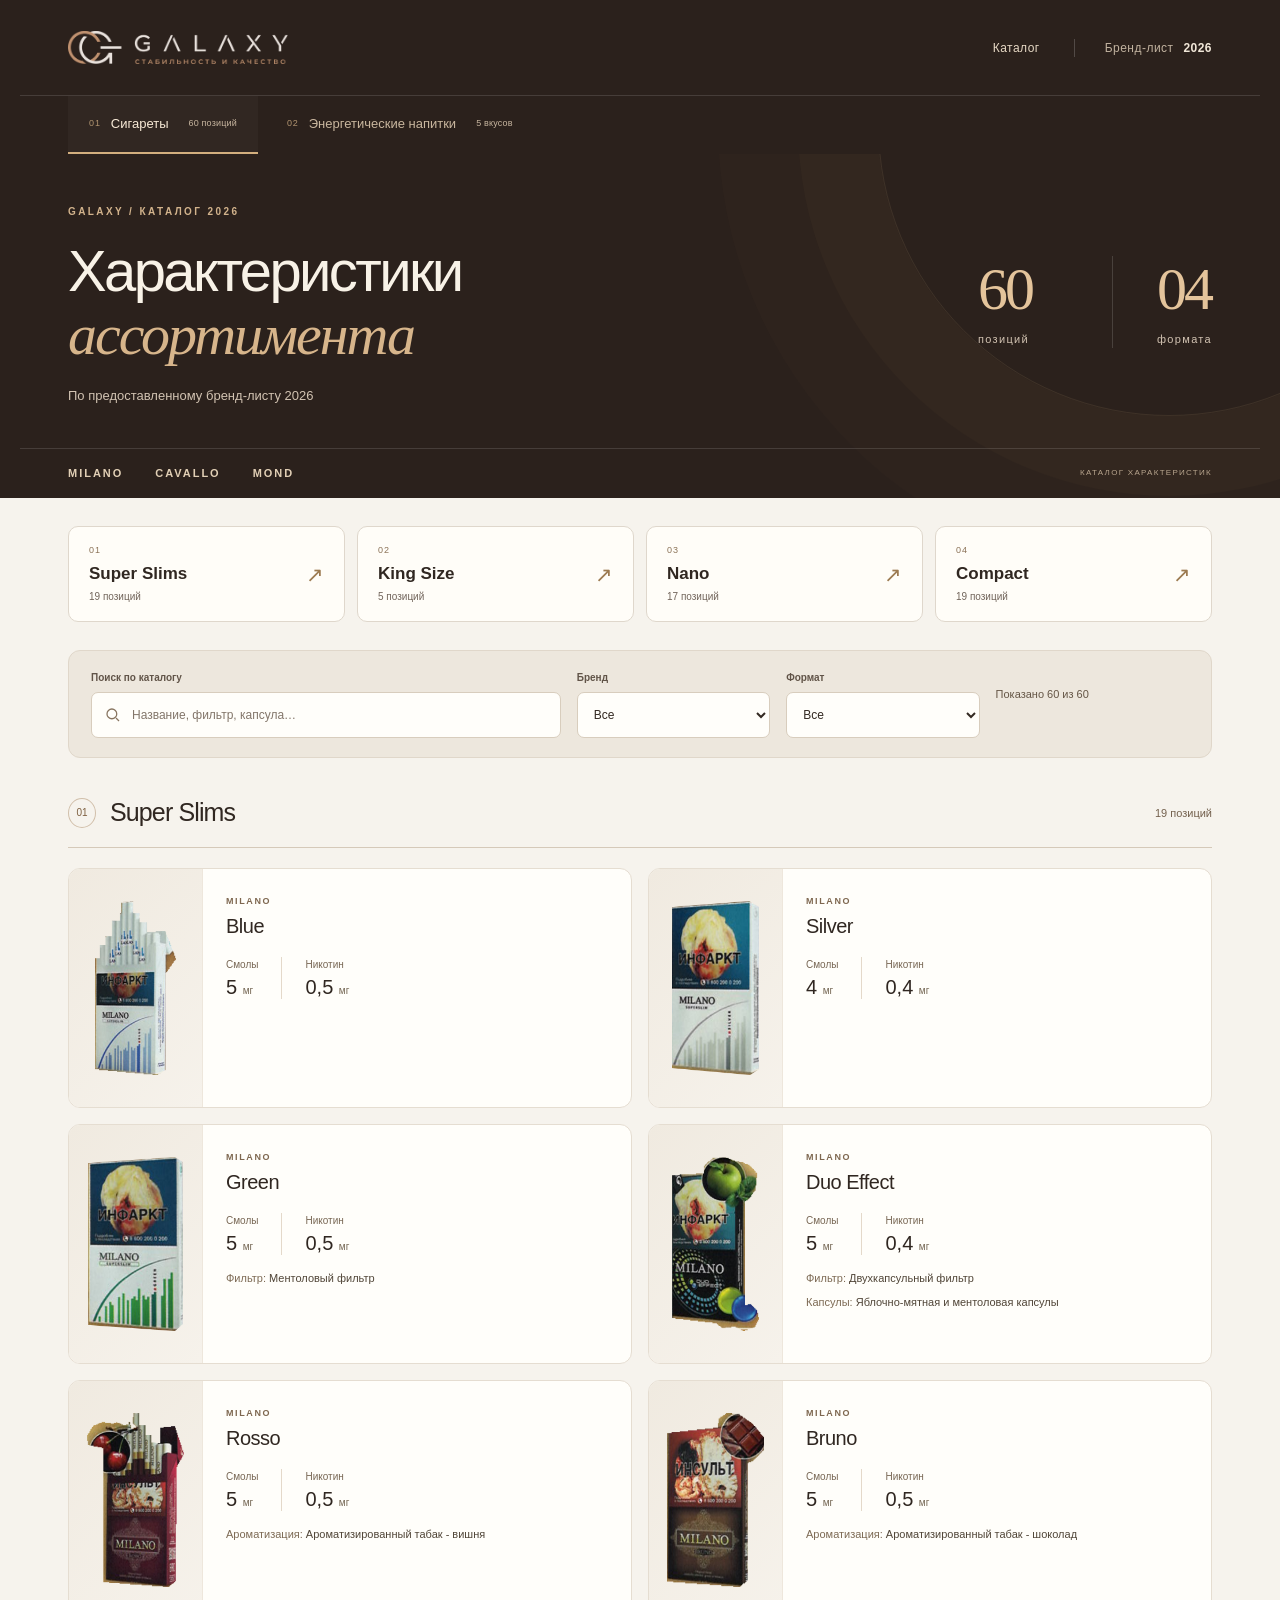
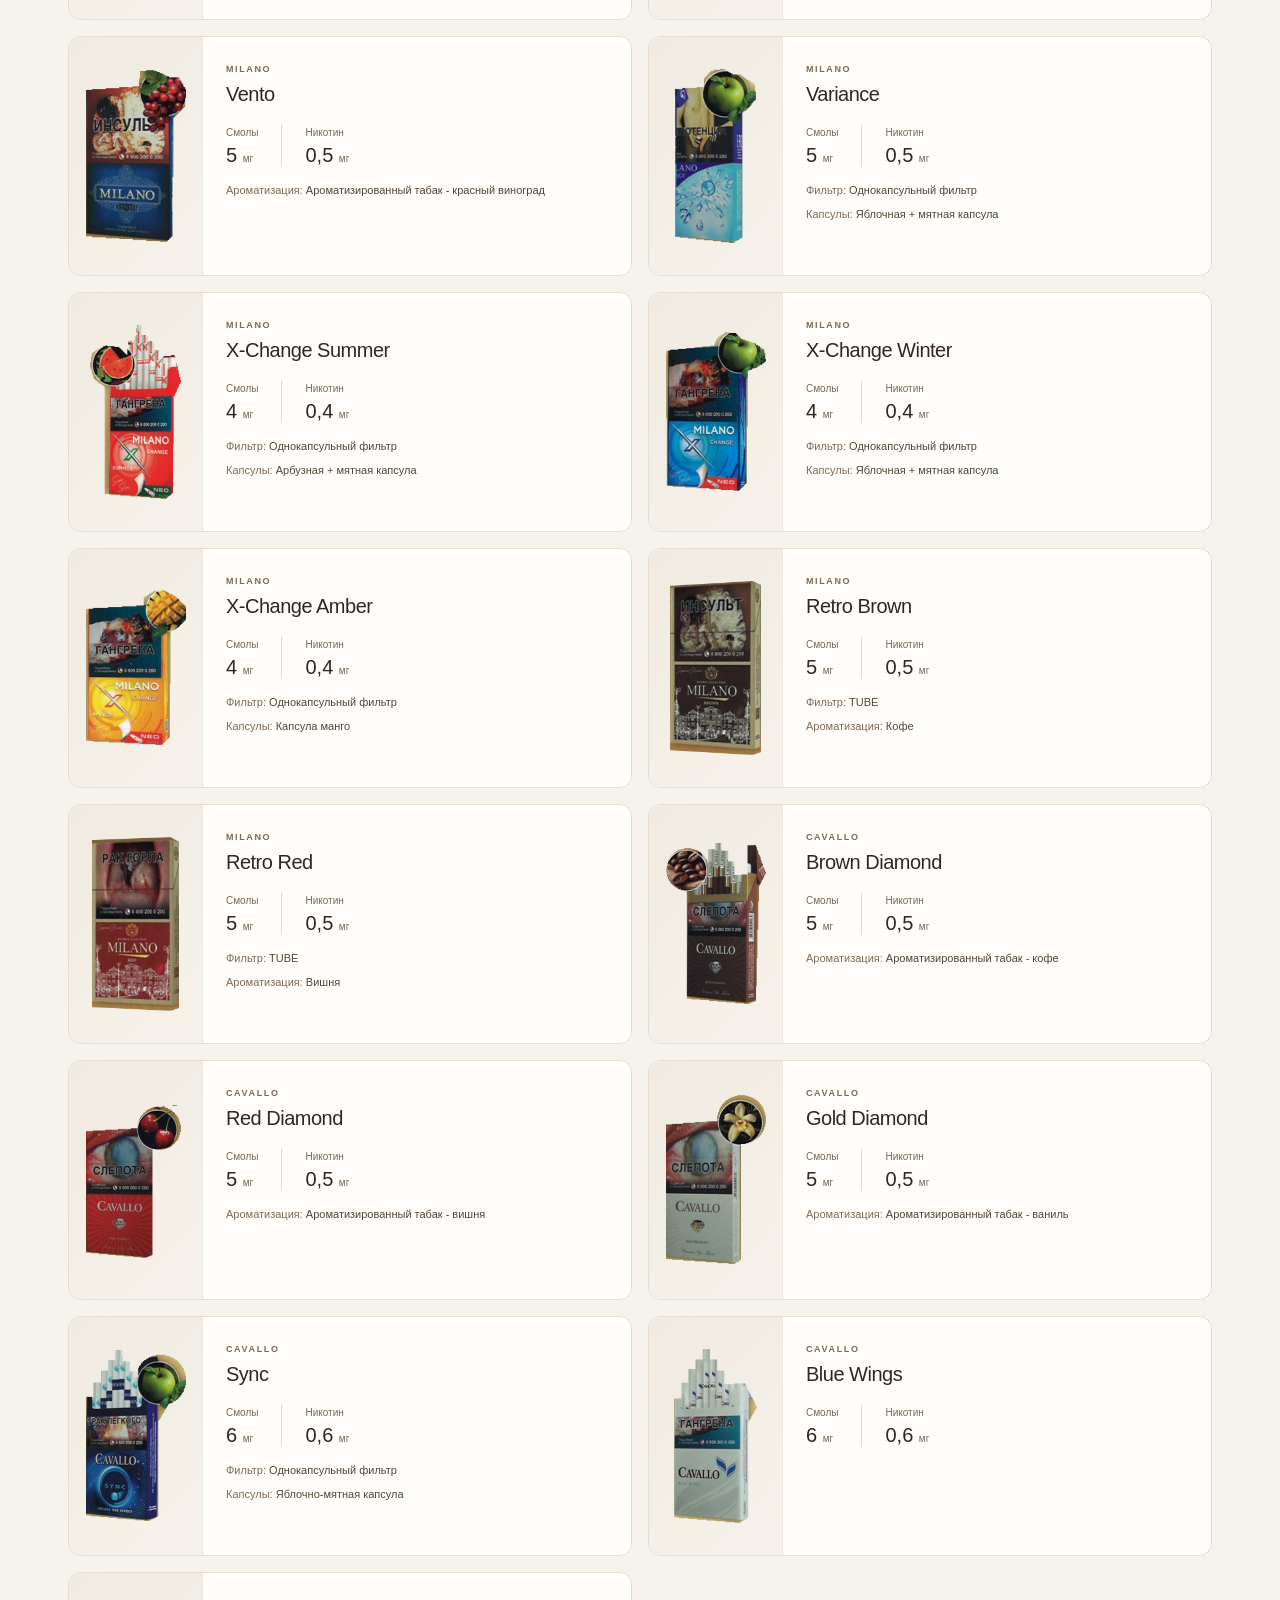
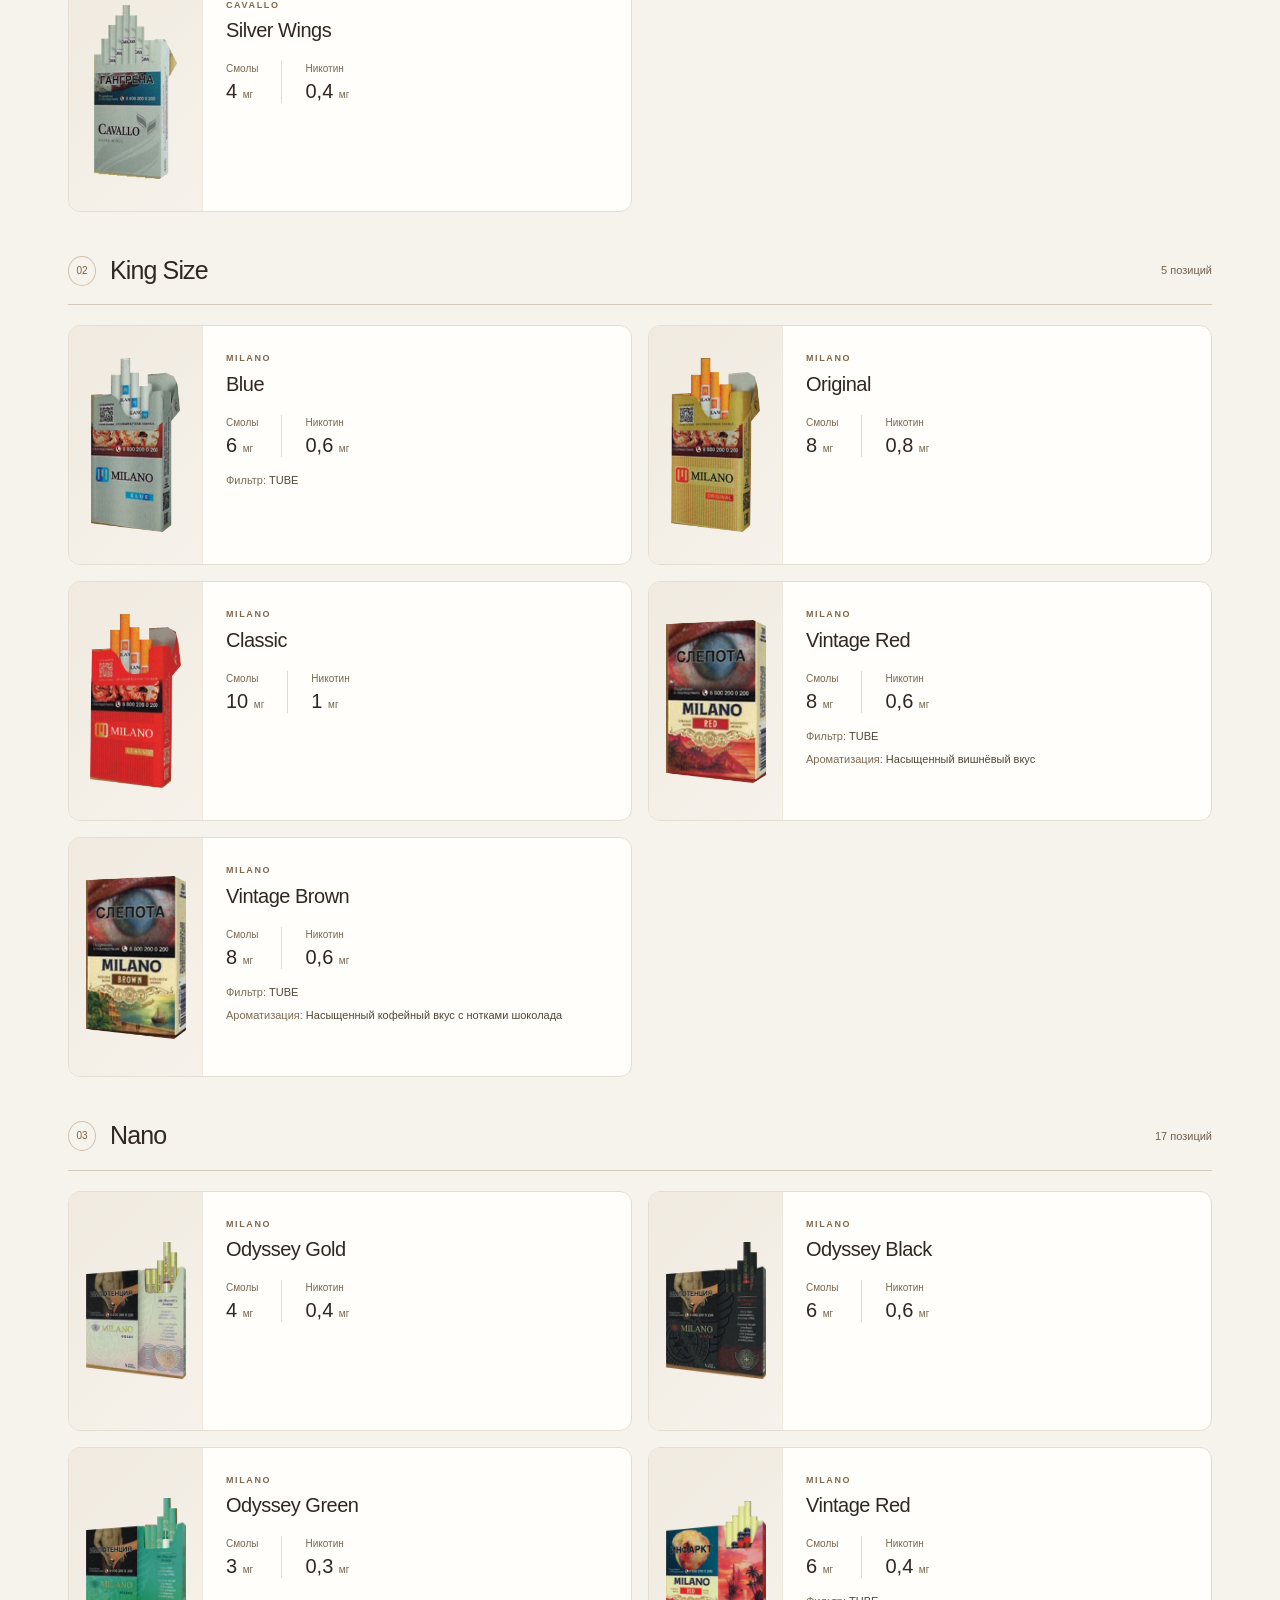
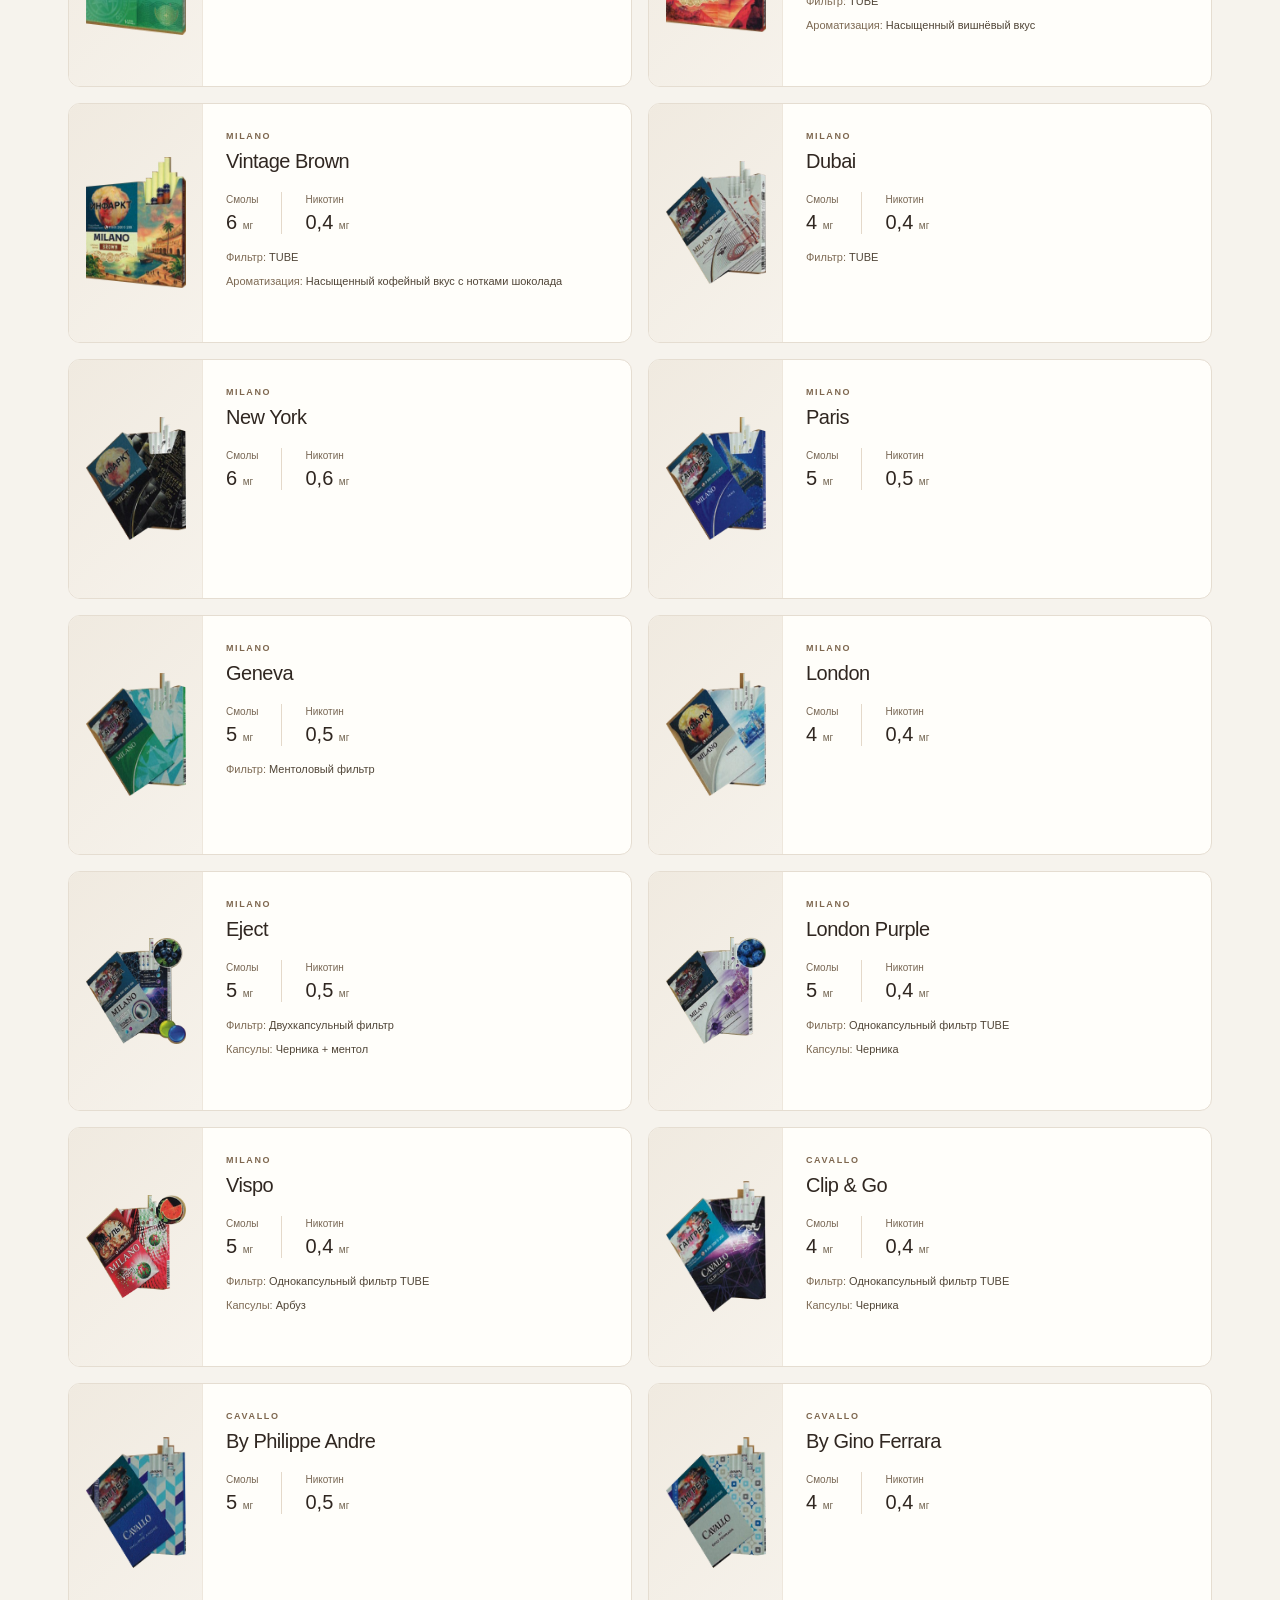
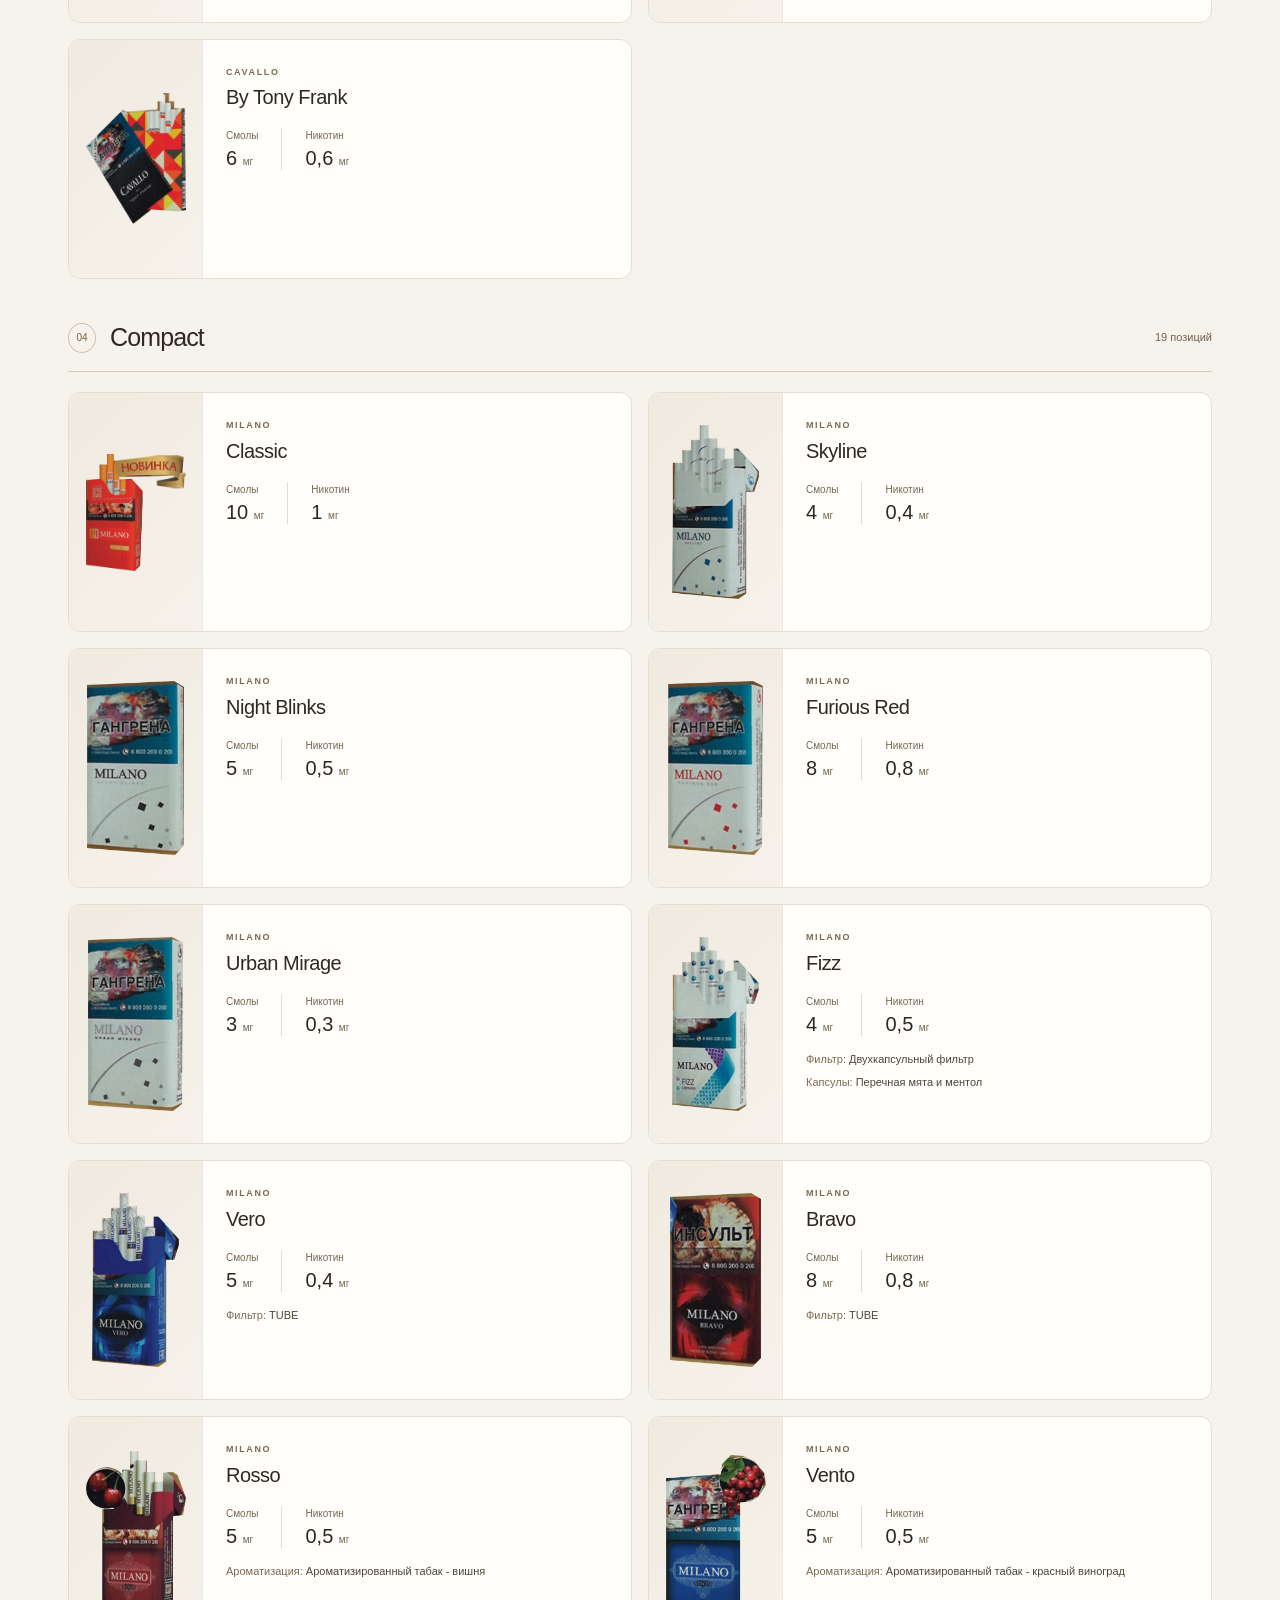
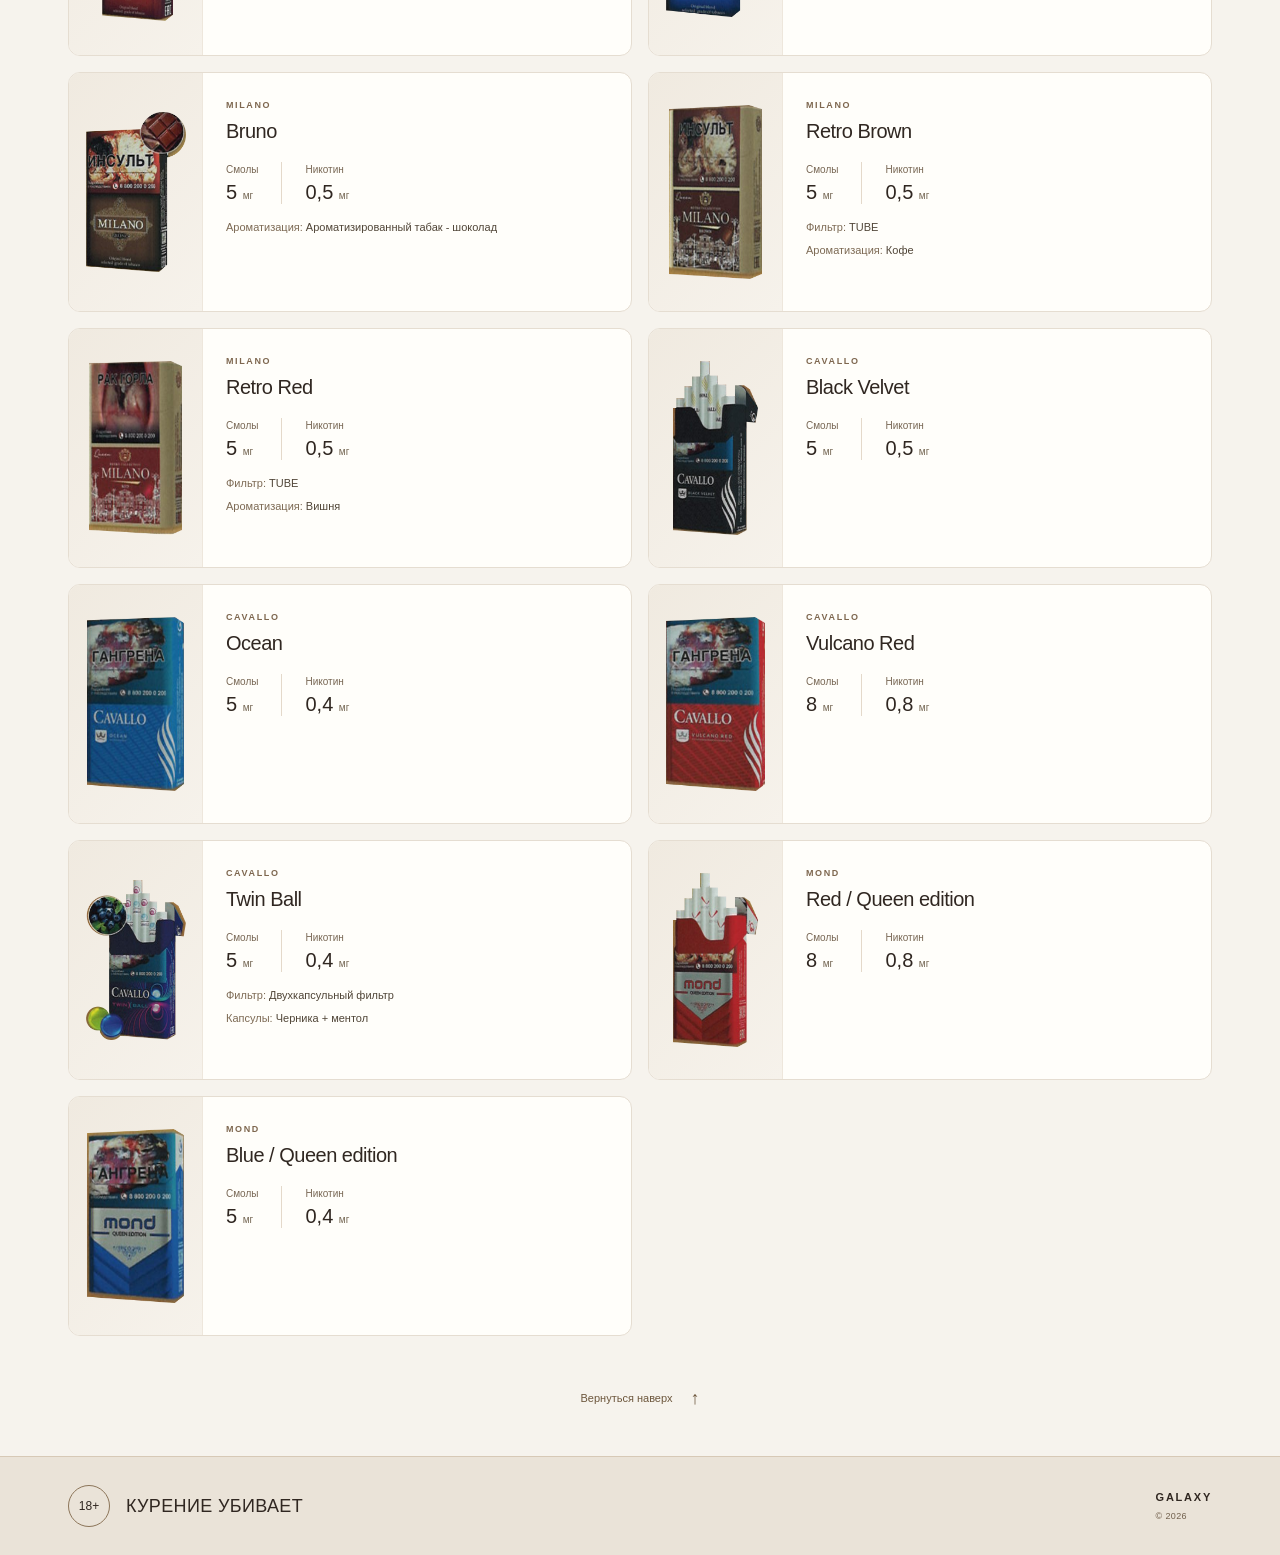
<file: index.html>
<!doctype html><html lang="ru"><head><meta charset="utf-8"><meta name="viewport" content="width=device-width,initial-scale=1"><meta name="robots" content="noindex,nofollow"><meta name="theme-color" content="#2b211c"><meta name="description" content="Каталоги GALAXY: сигареты MILANO, CAVALLO и MOND и энергетические напитки MILANO. Характеристики и состав продукции."><title>GALAXY — каталог характеристик 2026</title><link rel="stylesheet" href="style.css?v=20261029-3"></head><body>
<a class="skip" href="#catalog">Перейти к каталогу</a><span id="cigarettes" class="section-route" aria-hidden="true"></span><span id="energy" class="section-route" aria-hidden="true"></span><header id="top"><div class="masthead"><a class="wordmark" href="#top" aria-label="GALAXY — начало"><img src="assets/galaxy-logo.webp" width="220" height="34" alt="GALAXY"></a><div class="header-meta"><a href="#catalog">Каталог</a><span>Бренд-лист <strong>2026</strong></span></div></div><nav class="catalog-switch" aria-label="Разделы каталога"><a href="#cigarettes" data-section-link="cigarettes" aria-current="page"><span class="switch-number">01</span>Сигареты<span class="switch-count">60 позиций</span></a><a href="#energy" data-section-link="energy"><span class="switch-number">02</span>Энергетические напитки<span class="switch-count">5 вкусов</span></a></nav></header>
<div class="hero" id="catalog-hero"><div class="hero-inner"><div><span class="eyebrow">GALAXY / КАТАЛОГ 2026</span><h1 id="catalog-title">Характеристики<br><em>ассортимента</em></h1><p>По предоставленному бренд-листу 2026</p></div><dl class="hero-stats"><div><dt>позиций</dt><dd>60</dd></div><div><dt>формата</dt><dd>04</dd></div></dl></div><div class="brand-line"><span>MILANO</span><span>CAVALLO</span><span>MOND</span><span class="brand-line-note">КАТАЛОГ ХАРАКТЕРИСТИК</span></div></div>
<main><section id="cigarettes-panel" class="catalog-panel" aria-label="Каталог сигарет"><nav class="format-nav" aria-label="Перейти к формату"><a href="#super-slims"><span class="nav-index">01</span><span class="nav-name">Super Slims</span><span class="nav-count">19 позиций</span><span class="nav-arrow" aria-hidden="true">↗</span></a><a href="#king-size"><span class="nav-index">02</span><span class="nav-name">King Size</span><span class="nav-count">5 позиций</span><span class="nav-arrow" aria-hidden="true">↗</span></a><a href="#nano"><span class="nav-index">03</span><span class="nav-name">Nano</span><span class="nav-count">17 позиций</span><span class="nav-arrow" aria-hidden="true">↗</span></a><a href="#compact"><span class="nav-index">04</span><span class="nav-name">Compact</span><span class="nav-count">19 позиций</span><span class="nav-arrow" aria-hidden="true">↗</span></a></nav>
<form class="catalog-tools" role="search" aria-label="Поиск и фильтры каталога" hidden><div class="search-field"><label for="search">Поиск по каталогу</label><div class="input-wrap"><svg aria-hidden="true" viewBox="0 0 24 24"><circle cx="10.5" cy="10.5" r="6.5"/><path d="m16 16 4 4"/></svg><input id="search" type="search" placeholder="Название, фильтр, капсула…" autocomplete="off"></div></div><div class="select-field"><label for="brand">Бренд</label><select id="brand"><option value="">Все</option><option>MILANO</option><option>CAVALLO</option><option>MOND</option></select></div><div class="select-field"><label for="format">Формат</label><select id="format"><option value="">Все</option><option value="super-slims">Super Slims</option><option value="king-size">King Size</option><option value="nano">Nano</option><option value="compact">Compact</option></select></div><div class="tools-status"><p id="results" role="status" aria-live="polite" aria-atomic="true">Показано 60 из 60</p><button id="clear" type="button" hidden>Сбросить фильтры</button></div></form>
<div id="catalog"><section id="super-slims" class="format" aria-labelledby="title-super-slims"><div class="section-heading"><span class="section-index">01</span><h2 id="title-super-slims">Super Slims</h2><span>19 позиций</span></div><div class="products"><article class="product" data-brand="MILANO" data-search="super slims milano blue"><div class="pack-stage"><img class="pack" src="assets/super-slims-01.webp" alt="MILANO Blue — Super Slims" width="100" height="160" loading="lazy" decoding="async"></div><div class="product-info"><div class="brand">MILANO</div><h3>Blue</h3><dl class="metrics"><div><dt>Смолы</dt><dd>5 <span>мг</span></dd></div><div><dt>Никотин</dt><dd>0,5 <span>мг</span></dd></div></dl></div></article><article class="product" data-brand="MILANO" data-search="super slims milano silver"><div class="pack-stage"><img class="pack" src="assets/super-slims-02.webp" alt="MILANO Silver — Super Slims" width="100" height="160" loading="lazy" decoding="async"></div><div class="product-info"><div class="brand">MILANO</div><h3>Silver</h3><dl class="metrics"><div><dt>Смолы</dt><dd>4 <span>мг</span></dd></div><div><dt>Никотин</dt><dd>0,4 <span>мг</span></dd></div></dl></div></article><article class="product" data-brand="MILANO" data-search="super slims milano green ментоловый фильтр"><div class="pack-stage"><img class="pack" src="assets/super-slims-03.webp" alt="MILANO Green — Super Slims" width="100" height="160" loading="lazy" decoding="async"></div><div class="product-info"><div class="brand">MILANO</div><h3>Green</h3><dl class="metrics"><div><dt>Смолы</dt><dd>5 <span>мг</span></dd></div><div><dt>Никотин</dt><dd>0,5 <span>мг</span></dd></div></dl><p class="detail"><span>Фильтр:</span> Ментоловый фильтр</p></div></article><article class="product" data-brand="MILANO" data-search="super slims milano duo effect двухкапсульный фильтр яблочно-мятная и ментоловая капсулы"><div class="pack-stage"><img class="pack" src="assets/super-slims-04.webp" alt="MILANO Duo Effect — Super Slims" width="100" height="160" loading="lazy" decoding="async"></div><div class="product-info"><div class="brand">MILANO</div><h3>Duo Effect</h3><dl class="metrics"><div><dt>Смолы</dt><dd>5 <span>мг</span></dd></div><div><dt>Никотин</dt><dd>0,4 <span>мг</span></dd></div></dl><p class="detail"><span>Фильтр:</span> Двухкапсульный фильтр</p><p class="detail"><span>Капсулы:</span> Яблочно-мятная и ментоловая капсулы</p></div></article><article class="product" data-brand="MILANO" data-search="super slims milano rosso ароматизированный табак - вишня"><div class="pack-stage"><img class="pack" src="assets/super-slims-05.webp" alt="MILANO Rosso — Super Slims" width="100" height="160" loading="lazy" decoding="async"></div><div class="product-info"><div class="brand">MILANO</div><h3>Rosso</h3><dl class="metrics"><div><dt>Смолы</dt><dd>5 <span>мг</span></dd></div><div><dt>Никотин</dt><dd>0,5 <span>мг</span></dd></div></dl><p class="detail"><span>Ароматизация:</span> Ароматизированный табак - вишня</p></div></article><article class="product" data-brand="MILANO" data-search="super slims milano bruno ароматизированный табак - шоколад"><div class="pack-stage"><img class="pack" src="assets/super-slims-06.webp" alt="MILANO Bruno — Super Slims" width="100" height="160" loading="lazy" decoding="async"></div><div class="product-info"><div class="brand">MILANO</div><h3>Bruno</h3><dl class="metrics"><div><dt>Смолы</dt><dd>5 <span>мг</span></dd></div><div><dt>Никотин</dt><dd>0,5 <span>мг</span></dd></div></dl><p class="detail"><span>Ароматизация:</span> Ароматизированный табак - шоколад</p></div></article><article class="product" data-brand="MILANO" data-search="super slims milano vento ароматизированный табак - красный виноград"><div class="pack-stage"><img class="pack" src="assets/super-slims-07.webp" alt="MILANO Vento — Super Slims" width="100" height="160" loading="lazy" decoding="async"></div><div class="product-info"><div class="brand">MILANO</div><h3>Vento</h3><dl class="metrics"><div><dt>Смолы</dt><dd>5 <span>мг</span></dd></div><div><dt>Никотин</dt><dd>0,5 <span>мг</span></dd></div></dl><p class="detail"><span>Ароматизация:</span> Ароматизированный табак - красный виноград</p></div></article><article class="product" data-brand="MILANO" data-search="super slims milano variance однокапсульный фильтр яблочная + мятная капсула"><div class="pack-stage"><img class="pack" src="assets/super-slims-08.webp" alt="MILANO Variance — Super Slims" width="100" height="160" loading="lazy" decoding="async"></div><div class="product-info"><div class="brand">MILANO</div><h3>Variance</h3><dl class="metrics"><div><dt>Смолы</dt><dd>5 <span>мг</span></dd></div><div><dt>Никотин</dt><dd>0,5 <span>мг</span></dd></div></dl><p class="detail"><span>Фильтр:</span> Однокапсульный фильтр</p><p class="detail"><span>Капсулы:</span> Яблочная + мятная капсула</p></div></article><article class="product" data-brand="MILANO" data-search="super slims milano x-change summer однокапсульный фильтр арбузная + мятная капсула"><div class="pack-stage"><img class="pack" src="assets/super-slims-09.webp" alt="MILANO X-Change Summer — Super Slims" width="100" height="160" loading="lazy" decoding="async"></div><div class="product-info"><div class="brand">MILANO</div><h3>X-Change Summer</h3><dl class="metrics"><div><dt>Смолы</dt><dd>4 <span>мг</span></dd></div><div><dt>Никотин</dt><dd>0,4 <span>мг</span></dd></div></dl><p class="detail"><span>Фильтр:</span> Однокапсульный фильтр</p><p class="detail"><span>Капсулы:</span> Арбузная + мятная капсула</p></div></article><article class="product" data-brand="MILANO" data-search="super slims milano x-change winter однокапсульный фильтр яблочная + мятная капсула"><div class="pack-stage"><img class="pack" src="assets/super-slims-10.webp" alt="MILANO X-Change Winter — Super Slims" width="100" height="160" loading="lazy" decoding="async"></div><div class="product-info"><div class="brand">MILANO</div><h3>X-Change Winter</h3><dl class="metrics"><div><dt>Смолы</dt><dd>4 <span>мг</span></dd></div><div><dt>Никотин</dt><dd>0,4 <span>мг</span></dd></div></dl><p class="detail"><span>Фильтр:</span> Однокапсульный фильтр</p><p class="detail"><span>Капсулы:</span> Яблочная + мятная капсула</p></div></article><article class="product" data-brand="MILANO" data-search="super slims milano x-change amber однокапсульный фильтр капсула манго"><div class="pack-stage"><img class="pack" src="assets/super-slims-11.webp" alt="MILANO X-Change Amber — Super Slims" width="100" height="160" loading="lazy" decoding="async"></div><div class="product-info"><div class="brand">MILANO</div><h3>X-Change Amber</h3><dl class="metrics"><div><dt>Смолы</dt><dd>4 <span>мг</span></dd></div><div><dt>Никотин</dt><dd>0,4 <span>мг</span></dd></div></dl><p class="detail"><span>Фильтр:</span> Однокапсульный фильтр</p><p class="detail"><span>Капсулы:</span> Капсула манго</p></div></article><article class="product" data-brand="MILANO" data-search="super slims milano retro brown tube кофе"><div class="pack-stage"><img class="pack" src="assets/super-slims-12.webp" alt="MILANO Retro Brown — Super Slims" width="100" height="160" loading="lazy" decoding="async"></div><div class="product-info"><div class="brand">MILANO</div><h3>Retro Brown</h3><dl class="metrics"><div><dt>Смолы</dt><dd>5 <span>мг</span></dd></div><div><dt>Никотин</dt><dd>0,5 <span>мг</span></dd></div></dl><p class="detail"><span>Фильтр:</span> TUBE</p><p class="detail"><span>Ароматизация:</span> Кофе</p></div></article><article class="product" data-brand="MILANO" data-search="super slims milano retro red tube вишня"><div class="pack-stage"><img class="pack" src="assets/super-slims-13.webp" alt="MILANO Retro Red — Super Slims" width="100" height="160" loading="lazy" decoding="async"></div><div class="product-info"><div class="brand">MILANO</div><h3>Retro Red</h3><dl class="metrics"><div><dt>Смолы</dt><dd>5 <span>мг</span></dd></div><div><dt>Никотин</dt><dd>0,5 <span>мг</span></dd></div></dl><p class="detail"><span>Фильтр:</span> TUBE</p><p class="detail"><span>Ароматизация:</span> Вишня</p></div></article><article class="product" data-brand="CAVALLO" data-search="super slims cavallo brown diamond ароматизированный табак - кофе"><div class="pack-stage"><img class="pack" src="assets/super-slims-14.webp" alt="CAVALLO Brown Diamond — Super Slims" width="100" height="160" loading="lazy" decoding="async"></div><div class="product-info"><div class="brand">CAVALLO</div><h3>Brown Diamond</h3><dl class="metrics"><div><dt>Смолы</dt><dd>5 <span>мг</span></dd></div><div><dt>Никотин</dt><dd>0,5 <span>мг</span></dd></div></dl><p class="detail"><span>Ароматизация:</span> Ароматизированный табак - кофе</p></div></article><article class="product" data-brand="CAVALLO" data-search="super slims cavallo red diamond ароматизированный табак - вишня"><div class="pack-stage"><img class="pack" src="assets/super-slims-15.webp" alt="CAVALLO Red Diamond — Super Slims" width="100" height="160" loading="lazy" decoding="async"></div><div class="product-info"><div class="brand">CAVALLO</div><h3>Red Diamond</h3><dl class="metrics"><div><dt>Смолы</dt><dd>5 <span>мг</span></dd></div><div><dt>Никотин</dt><dd>0,5 <span>мг</span></dd></div></dl><p class="detail"><span>Ароматизация:</span> Ароматизированный табак - вишня</p></div></article><article class="product" data-brand="CAVALLO" data-search="super slims cavallo gold diamond ароматизированный табак - ваниль"><div class="pack-stage"><img class="pack" src="assets/super-slims-16.webp" alt="CAVALLO Gold Diamond — Super Slims" width="100" height="160" loading="lazy" decoding="async"></div><div class="product-info"><div class="brand">CAVALLO</div><h3>Gold Diamond</h3><dl class="metrics"><div><dt>Смолы</dt><dd>5 <span>мг</span></dd></div><div><dt>Никотин</dt><dd>0,5 <span>мг</span></dd></div></dl><p class="detail"><span>Ароматизация:</span> Ароматизированный табак - ваниль</p></div></article><article class="product" data-brand="CAVALLO" data-search="super slims cavallo sync однокапсульный фильтр яблочно-мятная капсула"><div class="pack-stage"><img class="pack" src="assets/super-slims-17.webp" alt="CAVALLO Sync — Super Slims" width="100" height="160" loading="lazy" decoding="async"></div><div class="product-info"><div class="brand">CAVALLO</div><h3>Sync</h3><dl class="metrics"><div><dt>Смолы</dt><dd>6 <span>мг</span></dd></div><div><dt>Никотин</dt><dd>0,6 <span>мг</span></dd></div></dl><p class="detail"><span>Фильтр:</span> Однокапсульный фильтр</p><p class="detail"><span>Капсулы:</span> Яблочно-мятная капсула</p></div></article><article class="product" data-brand="CAVALLO" data-search="super slims cavallo blue wings"><div class="pack-stage"><img class="pack" src="assets/super-slims-18.webp" alt="CAVALLO Blue Wings — Super Slims" width="100" height="160" loading="lazy" decoding="async"></div><div class="product-info"><div class="brand">CAVALLO</div><h3>Blue Wings</h3><dl class="metrics"><div><dt>Смолы</dt><dd>6 <span>мг</span></dd></div><div><dt>Никотин</dt><dd>0,6 <span>мг</span></dd></div></dl></div></article><article class="product" data-brand="CAVALLO" data-search="super slims cavallo silver wings"><div class="pack-stage"><img class="pack" src="assets/super-slims-19.webp" alt="CAVALLO Silver Wings — Super Slims" width="100" height="160" loading="lazy" decoding="async"></div><div class="product-info"><div class="brand">CAVALLO</div><h3>Silver Wings</h3><dl class="metrics"><div><dt>Смолы</dt><dd>4 <span>мг</span></dd></div><div><dt>Никотин</dt><dd>0,4 <span>мг</span></dd></div></dl></div></article></div></section><section id="king-size" class="format" aria-labelledby="title-king-size"><div class="section-heading"><span class="section-index">02</span><h2 id="title-king-size">King Size</h2><span>5 позиций</span></div><div class="products"><article class="product" data-brand="MILANO" data-search="king size milano blue tube"><div class="pack-stage"><img class="pack" src="assets/king-size-20.webp" alt="MILANO Blue — King Size" width="100" height="160" loading="lazy" decoding="async"></div><div class="product-info"><div class="brand">MILANO</div><h3>Blue</h3><dl class="metrics"><div><dt>Смолы</dt><dd>6 <span>мг</span></dd></div><div><dt>Никотин</dt><dd>0,6 <span>мг</span></dd></div></dl><p class="detail"><span>Фильтр:</span> TUBE</p></div></article><article class="product" data-brand="MILANO" data-search="king size milano original"><div class="pack-stage"><img class="pack" src="assets/king-size-21.webp" alt="MILANO Original — King Size" width="100" height="160" loading="lazy" decoding="async"></div><div class="product-info"><div class="brand">MILANO</div><h3>Original</h3><dl class="metrics"><div><dt>Смолы</dt><dd>8 <span>мг</span></dd></div><div><dt>Никотин</dt><dd>0,8 <span>мг</span></dd></div></dl></div></article><article class="product" data-brand="MILANO" data-search="king size milano classic"><div class="pack-stage"><img class="pack" src="assets/king-size-22.webp" alt="MILANO Classic — King Size" width="100" height="160" loading="lazy" decoding="async"></div><div class="product-info"><div class="brand">MILANO</div><h3>Classic</h3><dl class="metrics"><div><dt>Смолы</dt><dd>10 <span>мг</span></dd></div><div><dt>Никотин</dt><dd>1 <span>мг</span></dd></div></dl></div></article><article class="product" data-brand="MILANO" data-search="king size milano vintage red tube насыщенный вишнёвый вкус"><div class="pack-stage"><img class="pack" src="assets/king-size-23.webp" alt="MILANO Vintage Red — King Size" width="100" height="160" loading="lazy" decoding="async"></div><div class="product-info"><div class="brand">MILANO</div><h3>Vintage Red</h3><dl class="metrics"><div><dt>Смолы</dt><dd>8 <span>мг</span></dd></div><div><dt>Никотин</dt><dd>0,6 <span>мг</span></dd></div></dl><p class="detail"><span>Фильтр:</span> TUBE</p><p class="detail"><span>Ароматизация:</span> Насыщенный вишнёвый вкус</p></div></article><article class="product" data-brand="MILANO" data-search="king size milano vintage brown tube насыщенный кофейный вкус с нотками шоколада"><div class="pack-stage"><img class="pack" src="assets/king-size-24.webp" alt="MILANO Vintage Brown — King Size" width="100" height="160" loading="lazy" decoding="async"></div><div class="product-info"><div class="brand">MILANO</div><h3>Vintage Brown</h3><dl class="metrics"><div><dt>Смолы</dt><dd>8 <span>мг</span></dd></div><div><dt>Никотин</dt><dd>0,6 <span>мг</span></dd></div></dl><p class="detail"><span>Фильтр:</span> TUBE</p><p class="detail"><span>Ароматизация:</span> Насыщенный кофейный вкус с нотками шоколада</p></div></article></div></section><section id="nano" class="format" aria-labelledby="title-nano"><div class="section-heading"><span class="section-index">03</span><h2 id="title-nano">Nano</h2><span>17 позиций</span></div><div class="products"><article class="product" data-brand="MILANO" data-search="nano milano odyssey gold"><div class="pack-stage"><img class="pack" src="assets/nano-25.webp" alt="MILANO Odyssey Gold — Nano" width="100" height="160" loading="lazy" decoding="async"></div><div class="product-info"><div class="brand">MILANO</div><h3>Odyssey Gold</h3><dl class="metrics"><div><dt>Смолы</dt><dd>4 <span>мг</span></dd></div><div><dt>Никотин</dt><dd>0,4 <span>мг</span></dd></div></dl></div></article><article class="product" data-brand="MILANO" data-search="nano milano odyssey black"><div class="pack-stage"><img class="pack" src="assets/nano-26.webp" alt="MILANO Odyssey Black — Nano" width="100" height="160" loading="lazy" decoding="async"></div><div class="product-info"><div class="brand">MILANO</div><h3>Odyssey Black</h3><dl class="metrics"><div><dt>Смолы</dt><dd>6 <span>мг</span></dd></div><div><dt>Никотин</dt><dd>0,6 <span>мг</span></dd></div></dl></div></article><article class="product" data-brand="MILANO" data-search="nano milano odyssey green"><div class="pack-stage"><img class="pack" src="assets/nano-27.webp" alt="MILANO Odyssey Green — Nano" width="100" height="160" loading="lazy" decoding="async"></div><div class="product-info"><div class="brand">MILANO</div><h3>Odyssey Green</h3><dl class="metrics"><div><dt>Смолы</dt><dd>3 <span>мг</span></dd></div><div><dt>Никотин</dt><dd>0,3 <span>мг</span></dd></div></dl></div></article><article class="product" data-brand="MILANO" data-search="nano milano vintage red tube насыщенный вишнёвый вкус"><div class="pack-stage"><img class="pack" src="assets/nano-28.webp" alt="MILANO Vintage Red — Nano" width="100" height="160" loading="lazy" decoding="async"></div><div class="product-info"><div class="brand">MILANO</div><h3>Vintage Red</h3><dl class="metrics"><div><dt>Смолы</dt><dd>6 <span>мг</span></dd></div><div><dt>Никотин</dt><dd>0,4 <span>мг</span></dd></div></dl><p class="detail"><span>Фильтр:</span> TUBE</p><p class="detail"><span>Ароматизация:</span> Насыщенный вишнёвый вкус</p></div></article><article class="product" data-brand="MILANO" data-search="nano milano vintage brown tube насыщенный кофейный вкус с нотками шоколада"><div class="pack-stage"><img class="pack" src="assets/nano-29.webp" alt="MILANO Vintage Brown — Nano" width="100" height="160" loading="lazy" decoding="async"></div><div class="product-info"><div class="brand">MILANO</div><h3>Vintage Brown</h3><dl class="metrics"><div><dt>Смолы</dt><dd>6 <span>мг</span></dd></div><div><dt>Никотин</dt><dd>0,4 <span>мг</span></dd></div></dl><p class="detail"><span>Фильтр:</span> TUBE</p><p class="detail"><span>Ароматизация:</span> Насыщенный кофейный вкус с нотками шоколада</p></div></article><article class="product" data-brand="MILANO" data-search="nano milano dubai tube"><div class="pack-stage"><img class="pack" src="assets/nano-30.webp" alt="MILANO Dubai — Nano" width="100" height="160" loading="lazy" decoding="async"></div><div class="product-info"><div class="brand">MILANO</div><h3>Dubai</h3><dl class="metrics"><div><dt>Смолы</dt><dd>4 <span>мг</span></dd></div><div><dt>Никотин</dt><dd>0,4 <span>мг</span></dd></div></dl><p class="detail"><span>Фильтр:</span> TUBE</p></div></article><article class="product" data-brand="MILANO" data-search="nano milano new york"><div class="pack-stage"><img class="pack" src="assets/nano-31.webp" alt="MILANO New York — Nano" width="100" height="160" loading="lazy" decoding="async"></div><div class="product-info"><div class="brand">MILANO</div><h3>New York</h3><dl class="metrics"><div><dt>Смолы</dt><dd>6 <span>мг</span></dd></div><div><dt>Никотин</dt><dd>0,6 <span>мг</span></dd></div></dl></div></article><article class="product" data-brand="MILANO" data-search="nano milano paris"><div class="pack-stage"><img class="pack" src="assets/nano-32.webp" alt="MILANO Paris — Nano" width="100" height="160" loading="lazy" decoding="async"></div><div class="product-info"><div class="brand">MILANO</div><h3>Paris</h3><dl class="metrics"><div><dt>Смолы</dt><dd>5 <span>мг</span></dd></div><div><dt>Никотин</dt><dd>0,5 <span>мг</span></dd></div></dl></div></article><article class="product" data-brand="MILANO" data-search="nano milano geneva ментоловый фильтр"><div class="pack-stage"><img class="pack" src="assets/nano-33.webp" alt="MILANO Geneva — Nano" width="100" height="160" loading="lazy" decoding="async"></div><div class="product-info"><div class="brand">MILANO</div><h3>Geneva</h3><dl class="metrics"><div><dt>Смолы</dt><dd>5 <span>мг</span></dd></div><div><dt>Никотин</dt><dd>0,5 <span>мг</span></dd></div></dl><p class="detail"><span>Фильтр:</span> Ментоловый фильтр</p></div></article><article class="product" data-brand="MILANO" data-search="nano milano london"><div class="pack-stage"><img class="pack" src="assets/nano-34.webp" alt="MILANO London — Nano" width="100" height="160" loading="lazy" decoding="async"></div><div class="product-info"><div class="brand">MILANO</div><h3>London</h3><dl class="metrics"><div><dt>Смолы</dt><dd>4 <span>мг</span></dd></div><div><dt>Никотин</dt><dd>0,4 <span>мг</span></dd></div></dl></div></article><article class="product" data-brand="MILANO" data-search="nano milano eject двухкапсульный фильтр черника + ментол"><div class="pack-stage"><img class="pack" src="assets/nano-35.webp" alt="MILANO Eject — Nano" width="100" height="160" loading="lazy" decoding="async"></div><div class="product-info"><div class="brand">MILANO</div><h3>Eject</h3><dl class="metrics"><div><dt>Смолы</dt><dd>5 <span>мг</span></dd></div><div><dt>Никотин</dt><dd>0,5 <span>мг</span></dd></div></dl><p class="detail"><span>Фильтр:</span> Двухкапсульный фильтр</p><p class="detail"><span>Капсулы:</span> Черника + ментол</p></div></article><article class="product" data-brand="MILANO" data-search="nano milano london purple однокапсульный фильтр tube черника"><div class="pack-stage"><img class="pack" src="assets/nano-36.webp" alt="MILANO London Purple — Nano" width="100" height="160" loading="lazy" decoding="async"></div><div class="product-info"><div class="brand">MILANO</div><h3>London Purple</h3><dl class="metrics"><div><dt>Смолы</dt><dd>5 <span>мг</span></dd></div><div><dt>Никотин</dt><dd>0,4 <span>мг</span></dd></div></dl><p class="detail"><span>Фильтр:</span> Однокапсульный фильтр TUBE</p><p class="detail"><span>Капсулы:</span> Черника</p></div></article><article class="product" data-brand="MILANO" data-search="nano milano vispo однокапсульный фильтр tube арбуз"><div class="pack-stage"><img class="pack" src="assets/nano-37.webp" alt="MILANO Vispo — Nano" width="100" height="160" loading="lazy" decoding="async"></div><div class="product-info"><div class="brand">MILANO</div><h3>Vispo</h3><dl class="metrics"><div><dt>Смолы</dt><dd>5 <span>мг</span></dd></div><div><dt>Никотин</dt><dd>0,4 <span>мг</span></dd></div></dl><p class="detail"><span>Фильтр:</span> Однокапсульный фильтр TUBE</p><p class="detail"><span>Капсулы:</span> Арбуз</p></div></article><article class="product" data-brand="CAVALLO" data-search="nano cavallo clip &amp; go однокапсульный фильтр tube черника"><div class="pack-stage"><img class="pack" src="assets/nano-38.webp" alt="CAVALLO Clip &amp; Go — Nano" width="100" height="160" loading="lazy" decoding="async"></div><div class="product-info"><div class="brand">CAVALLO</div><h3>Clip &amp; Go</h3><dl class="metrics"><div><dt>Смолы</dt><dd>4 <span>мг</span></dd></div><div><dt>Никотин</dt><dd>0,4 <span>мг</span></dd></div></dl><p class="detail"><span>Фильтр:</span> Однокапсульный фильтр TUBE</p><p class="detail"><span>Капсулы:</span> Черника</p></div></article><article class="product" data-brand="CAVALLO" data-search="nano cavallo by philippe andre"><div class="pack-stage"><img class="pack" src="assets/nano-39.webp" alt="CAVALLO By Philippe Andre — Nano" width="100" height="160" loading="lazy" decoding="async"></div><div class="product-info"><div class="brand">CAVALLO</div><h3>By Philippe Andre</h3><dl class="metrics"><div><dt>Смолы</dt><dd>5 <span>мг</span></dd></div><div><dt>Никотин</dt><dd>0,5 <span>мг</span></dd></div></dl></div></article><article class="product" data-brand="CAVALLO" data-search="nano cavallo by gino ferrara"><div class="pack-stage"><img class="pack" src="assets/nano-40.webp" alt="CAVALLO By Gino Ferrara — Nano" width="100" height="160" loading="lazy" decoding="async"></div><div class="product-info"><div class="brand">CAVALLO</div><h3>By Gino Ferrara</h3><dl class="metrics"><div><dt>Смолы</dt><dd>4 <span>мг</span></dd></div><div><dt>Никотин</dt><dd>0,4 <span>мг</span></dd></div></dl></div></article><article class="product" data-brand="CAVALLO" data-search="nano cavallo by tony frank"><div class="pack-stage"><img class="pack" src="assets/nano-41.webp" alt="CAVALLO By Tony Frank — Nano" width="100" height="160" loading="lazy" decoding="async"></div><div class="product-info"><div class="brand">CAVALLO</div><h3>By Tony Frank</h3><dl class="metrics"><div><dt>Смолы</dt><dd>6 <span>мг</span></dd></div><div><dt>Никотин</dt><dd>0,6 <span>мг</span></dd></div></dl></div></article></div></section><section id="compact" class="format" aria-labelledby="title-compact"><div class="section-heading"><span class="section-index">04</span><h2 id="title-compact">Compact</h2><span>19 позиций</span></div><div class="products"><article class="product" data-brand="MILANO" data-search="compact milano classic"><div class="pack-stage"><img class="pack" src="assets/compact-42.webp" alt="MILANO Classic — Compact" width="100" height="160" loading="lazy" decoding="async"></div><div class="product-info"><div class="brand">MILANO</div><h3>Classic</h3><dl class="metrics"><div><dt>Смолы</dt><dd>10 <span>мг</span></dd></div><div><dt>Никотин</dt><dd>1 <span>мг</span></dd></div></dl></div></article><article class="product" data-brand="MILANO" data-search="compact milano skyline"><div class="pack-stage"><img class="pack" src="assets/compact-43.webp" alt="MILANO Skyline — Compact" width="100" height="160" loading="lazy" decoding="async"></div><div class="product-info"><div class="brand">MILANO</div><h3>Skyline</h3><dl class="metrics"><div><dt>Смолы</dt><dd>4 <span>мг</span></dd></div><div><dt>Никотин</dt><dd>0,4 <span>мг</span></dd></div></dl></div></article><article class="product" data-brand="MILANO" data-search="compact milano night blinks"><div class="pack-stage"><img class="pack" src="assets/compact-44.webp" alt="MILANO Night Blinks — Compact" width="100" height="160" loading="lazy" decoding="async"></div><div class="product-info"><div class="brand">MILANO</div><h3>Night Blinks</h3><dl class="metrics"><div><dt>Смолы</dt><dd>5 <span>мг</span></dd></div><div><dt>Никотин</dt><dd>0,5 <span>мг</span></dd></div></dl></div></article><article class="product" data-brand="MILANO" data-search="compact milano furious red"><div class="pack-stage"><img class="pack" src="assets/compact-45.webp" alt="MILANO Furious Red — Compact" width="100" height="160" loading="lazy" decoding="async"></div><div class="product-info"><div class="brand">MILANO</div><h3>Furious Red</h3><dl class="metrics"><div><dt>Смолы</dt><dd>8 <span>мг</span></dd></div><div><dt>Никотин</dt><dd>0,8 <span>мг</span></dd></div></dl></div></article><article class="product" data-brand="MILANO" data-search="compact milano urban mirage"><div class="pack-stage"><img class="pack" src="assets/compact-46.webp" alt="MILANO Urban Mirage — Compact" width="100" height="160" loading="lazy" decoding="async"></div><div class="product-info"><div class="brand">MILANO</div><h3>Urban Mirage</h3><dl class="metrics"><div><dt>Смолы</dt><dd>3 <span>мг</span></dd></div><div><dt>Никотин</dt><dd>0,3 <span>мг</span></dd></div></dl></div></article><article class="product" data-brand="MILANO" data-search="compact milano fizz двухкапсульный фильтр перечная мята и ментол"><div class="pack-stage"><img class="pack" src="assets/compact-47.webp" alt="MILANO Fizz — Compact" width="100" height="160" loading="lazy" decoding="async"></div><div class="product-info"><div class="brand">MILANO</div><h3>Fizz</h3><dl class="metrics"><div><dt>Смолы</dt><dd>4 <span>мг</span></dd></div><div><dt>Никотин</dt><dd>0,5 <span>мг</span></dd></div></dl><p class="detail"><span>Фильтр:</span> Двухкапсульный фильтр</p><p class="detail"><span>Капсулы:</span> Перечная мята и ментол</p></div></article><article class="product" data-brand="MILANO" data-search="compact milano vero tube"><div class="pack-stage"><img class="pack" src="assets/compact-48.webp" alt="MILANO Vero — Compact" width="100" height="160" loading="lazy" decoding="async"></div><div class="product-info"><div class="brand">MILANO</div><h3>Vero</h3><dl class="metrics"><div><dt>Смолы</dt><dd>5 <span>мг</span></dd></div><div><dt>Никотин</dt><dd>0,4 <span>мг</span></dd></div></dl><p class="detail"><span>Фильтр:</span> TUBE</p></div></article><article class="product" data-brand="MILANO" data-search="compact milano bravo tube"><div class="pack-stage"><img class="pack" src="assets/compact-49.webp" alt="MILANO Bravo — Compact" width="100" height="160" loading="lazy" decoding="async"></div><div class="product-info"><div class="brand">MILANO</div><h3>Bravo</h3><dl class="metrics"><div><dt>Смолы</dt><dd>8 <span>мг</span></dd></div><div><dt>Никотин</dt><dd>0,8 <span>мг</span></dd></div></dl><p class="detail"><span>Фильтр:</span> TUBE</p></div></article><article class="product" data-brand="MILANO" data-search="compact milano rosso ароматизированный табак - вишня"><div class="pack-stage"><img class="pack" src="assets/compact-50.webp" alt="MILANO Rosso — Compact" width="100" height="160" loading="lazy" decoding="async"></div><div class="product-info"><div class="brand">MILANO</div><h3>Rosso</h3><dl class="metrics"><div><dt>Смолы</dt><dd>5 <span>мг</span></dd></div><div><dt>Никотин</dt><dd>0,5 <span>мг</span></dd></div></dl><p class="detail"><span>Ароматизация:</span> Ароматизированный табак - вишня</p></div></article><article class="product" data-brand="MILANO" data-search="compact milano vento ароматизированный табак - красный виноград"><div class="pack-stage"><img class="pack" src="assets/compact-51.webp" alt="MILANO Vento — Compact" width="100" height="160" loading="lazy" decoding="async"></div><div class="product-info"><div class="brand">MILANO</div><h3>Vento</h3><dl class="metrics"><div><dt>Смолы</dt><dd>5 <span>мг</span></dd></div><div><dt>Никотин</dt><dd>0,5 <span>мг</span></dd></div></dl><p class="detail"><span>Ароматизация:</span> Ароматизированный табак - красный виноград</p></div></article><article class="product" data-brand="MILANO" data-search="compact milano bruno ароматизированный табак - шоколад"><div class="pack-stage"><img class="pack" src="assets/compact-52.webp" alt="MILANO Bruno — Compact" width="100" height="160" loading="lazy" decoding="async"></div><div class="product-info"><div class="brand">MILANO</div><h3>Bruno</h3><dl class="metrics"><div><dt>Смолы</dt><dd>5 <span>мг</span></dd></div><div><dt>Никотин</dt><dd>0,5 <span>мг</span></dd></div></dl><p class="detail"><span>Ароматизация:</span> Ароматизированный табак - шоколад</p></div></article><article class="product" data-brand="MILANO" data-search="compact milano retro brown tube кофе"><div class="pack-stage"><img class="pack" src="assets/compact-53.webp" alt="MILANO Retro Brown — Compact" width="100" height="160" loading="lazy" decoding="async"></div><div class="product-info"><div class="brand">MILANO</div><h3>Retro Brown</h3><dl class="metrics"><div><dt>Смолы</dt><dd>5 <span>мг</span></dd></div><div><dt>Никотин</dt><dd>0,5 <span>мг</span></dd></div></dl><p class="detail"><span>Фильтр:</span> TUBE</p><p class="detail"><span>Ароматизация:</span> Кофе</p></div></article><article class="product" data-brand="MILANO" data-search="compact milano retro red tube вишня"><div class="pack-stage"><img class="pack" src="assets/compact-54.webp" alt="MILANO Retro Red — Compact" width="100" height="160" loading="lazy" decoding="async"></div><div class="product-info"><div class="brand">MILANO</div><h3>Retro Red</h3><dl class="metrics"><div><dt>Смолы</dt><dd>5 <span>мг</span></dd></div><div><dt>Никотин</dt><dd>0,5 <span>мг</span></dd></div></dl><p class="detail"><span>Фильтр:</span> TUBE</p><p class="detail"><span>Ароматизация:</span> Вишня</p></div></article><article class="product" data-brand="CAVALLO" data-search="compact cavallo black velvet"><div class="pack-stage"><img class="pack" src="assets/compact-55.webp" alt="CAVALLO Black Velvet — Compact" width="100" height="160" loading="lazy" decoding="async"></div><div class="product-info"><div class="brand">CAVALLO</div><h3>Black Velvet</h3><dl class="metrics"><div><dt>Смолы</dt><dd>5 <span>мг</span></dd></div><div><dt>Никотин</dt><dd>0,5 <span>мг</span></dd></div></dl></div></article><article class="product" data-brand="CAVALLO" data-search="compact cavallo ocean"><div class="pack-stage"><img class="pack" src="assets/compact-56.webp" alt="CAVALLO Ocean — Compact" width="100" height="160" loading="lazy" decoding="async"></div><div class="product-info"><div class="brand">CAVALLO</div><h3>Ocean</h3><dl class="metrics"><div><dt>Смолы</dt><dd>5 <span>мг</span></dd></div><div><dt>Никотин</dt><dd>0,4 <span>мг</span></dd></div></dl></div></article><article class="product" data-brand="CAVALLO" data-search="compact cavallo vulcano red"><div class="pack-stage"><img class="pack" src="assets/compact-57.webp" alt="CAVALLO Vulcano Red — Compact" width="100" height="160" loading="lazy" decoding="async"></div><div class="product-info"><div class="brand">CAVALLO</div><h3>Vulcano Red</h3><dl class="metrics"><div><dt>Смолы</dt><dd>8 <span>мг</span></dd></div><div><dt>Никотин</dt><dd>0,8 <span>мг</span></dd></div></dl></div></article><article class="product" data-brand="CAVALLO" data-search="compact cavallo twin ball двухкапсульный фильтр черника + ментол"><div class="pack-stage"><img class="pack" src="assets/compact-58.webp" alt="CAVALLO Twin Ball — Compact" width="100" height="160" loading="lazy" decoding="async"></div><div class="product-info"><div class="brand">CAVALLO</div><h3>Twin Ball</h3><dl class="metrics"><div><dt>Смолы</dt><dd>5 <span>мг</span></dd></div><div><dt>Никотин</dt><dd>0,4 <span>мг</span></dd></div></dl><p class="detail"><span>Фильтр:</span> Двухкапсульный фильтр</p><p class="detail"><span>Капсулы:</span> Черника + ментол</p></div></article><article class="product" data-brand="MOND" data-search="compact mond red / queen edition"><div class="pack-stage"><img class="pack" src="assets/compact-59.webp" alt="MOND Red / Queen edition — Compact" width="100" height="160" loading="lazy" decoding="async"></div><div class="product-info"><div class="brand">MOND</div><h3>Red / Queen edition</h3><dl class="metrics"><div><dt>Смолы</dt><dd>8 <span>мг</span></dd></div><div><dt>Никотин</dt><dd>0,8 <span>мг</span></dd></div></dl></div></article><article class="product" data-brand="MOND" data-search="compact mond blue / queen edition"><div class="pack-stage"><img class="pack" src="assets/compact-60.webp" alt="MOND Blue / Queen edition — Compact" width="100" height="160" loading="lazy" decoding="async"></div><div class="product-info"><div class="brand">MOND</div><h3>Blue / Queen edition</h3><dl class="metrics"><div><dt>Смолы</dt><dd>5 <span>мг</span></dd></div><div><dt>Никотин</dt><dd>0,4 <span>мг</span></dd></div></dl></div></article></div></section><div id="empty" hidden><span aria-hidden="true">∅</span><h2>Ничего не найдено</h2><p>Попробуйте другое название или сбросьте фильтры.</p><button type="button" id="empty-reset">Сбросить фильтры</button></div></div></section><section id="energy-panel" class="catalog-panel" aria-label="Каталог энергетических напитков" hidden><div class="energy-intro"><div><span class="eyebrow">MILANO ENERGY DRINK</span><h2>Энергетические напитки</h2><p>Полная информация о продукции · 5 вкусов · 0,45 л</p></div><span class="energy-age">18+</span></div><nav class="energy-nav" aria-label="Перейти к напитку"><a href="#energy-classic">Classic<span>Классический</span></a><a href="#energy-mango">Mango<span>Манго</span></a><a href="#energy-pomegranate">Pomegranate<span>Гранат</span></a><a href="#energy-blood-orange">Blood Orange<span>Красный апельсин</span></a><a href="#energy-berries">Berries<span>Ягоды</span></a></nav><form class="energy-tools" role="search" aria-label="Поиск энергетических напитков" hidden><label for="energy-search">Поиск напитков</label><div class="energy-search-row"><input type="search" id="energy-search" placeholder="Название или вкус…" autocomplete="off"><button id="energy-clear" type="button" hidden>Сбросить</button><p id="energy-results" role="status" aria-live="polite" aria-atomic="true">Показано 5 из 5</p></div></form><div id="energy-list"><article class="energy-product" id="energy-classic" data-energy-search="classic классический"><div class="drink-overview"><div class="drink-stage"><img src="assets/energy-classic.webp" alt="MILANO Classic" width="140" height="260" loading="lazy" decoding="async"><span>0,45 л</span></div><div class="drink-info"><span class="brand">MILANO ENERGY DRINK</span><h3>Classic</h3><p class="drink-flavour">Классический</p><p class="nutrition-label">Пищевая ценность на 100 мл</p><dl class="energy-nutrition"><div><dt>Энергетическая ценность</dt><dd>240 кДж / 60 ккал</dd></div><div><dt>Углеводы</dt><dd>13,9 г</dd></div><div><dt>Кофеин, не более</dt><dd>24 мг</dd></div><div><dt>Таурин</dt><dd>30 мг</dd></div></dl></div><div class="drink-caution"><h4>Рекомендации и ограничения</h4><p>Рекомендуемое суточное потребление - не более одной банки объёмом 0,45 л. Не рекомендуется употребление детьми до 18 лет, при беременности и кормлении грудью, а также лицами с повышенной нервной возбудимостью, бессонницей, артериальной гипертензией.</p></div></div><details class="drink-details"><summary>Состав, хранение и изготовители</summary><div class="drink-details-body"><section><h4>Витамины на 100 мл</h4><dl class="vitamin-list"><div><dt>Ниацин</dt><dd>6 мг</dd></div><div><dt>Пантотеновая кислота</dt><dd>2,26 мг</dd></div><div><dt>Витамин B6</dt><dd>0,67 мг</dd></div></dl></section><section><h4>Описание и состав</h4><p>Безалкогольный тонизирующий (энергетический) газированный напиток. Состав: вода подготовленная, сахар, регуляторы кислотности: лимонная кислота, цитрат натрия 3-замещенный; таурин, кофеин, ниацин, пантотеновая кислота, витамин В6, краситель Е150а; консерванты: сорбат калия, бензоат натрия.</p></section><section><h4>Хранение и срок годности</h4><p>Хранить при температуре от 0 °C до +35 °C и относительной влажности воздуха не более 75%. Избегать прямого солнечного света. Во вскрытой упаковке хранению не подлежит. Допускается образование осадка, обусловленное особенностями сырья. Срок годности 12 месяцев. Дата розлива указана на дне банки.</p></section><section><h4>Изготовление</h4><p>Произведено по заказу ООО «ГЭЛАКСИ»: 123317, г. Москва, Пресненская наб., д. 8, стр. 1, этаж 55, помещение 551М, комната 2. Изготовители по макету: (МК) ООО «МЕГАПАК», Россия, 142715, Московская обл., Ленинский г.о., г. Видное, тер. Промзона ВЗ ГИАП, к. 452, тел. (495) 541-62-22; (ЮБГ) ООО «Юнайтед Боттлинг Групп», Россия, 170039, Тверская обл., г. Тверь, ул. Паши Савельевой, д. 84. ГОСТ 34975-2023.</p></section></div></details></article><article class="energy-product" id="energy-mango" data-energy-search="mango манго"><div class="drink-overview"><div class="drink-stage"><img src="assets/energy-mango.webp" alt="MILANO Mango" width="140" height="260" loading="lazy" decoding="async"><span>0,45 л</span></div><div class="drink-info"><span class="brand">MILANO ENERGY DRINK</span><h3>Mango</h3><p class="drink-flavour">Манго</p><p class="nutrition-label">Пищевая ценность на 100 мл</p><dl class="energy-nutrition"><div><dt>Энергетическая ценность</dt><dd>210 кДж / 50 ккал</dd></div><div><dt>Углеводы</dt><dd>12,5 г</dd></div><div><dt>Кофеин, не более</dt><dd>30 мг</dd></div><div><dt>Таурин</dt><dd>250 мг</dd></div></dl></div><div class="drink-caution"><h4>Рекомендации и ограничения</h4><p>Рекомендуемое суточное потребление - не более одной банки объёмом 0,45 л.</p></div></div><details class="drink-details"><summary>Состав, хранение и изготовители</summary><div class="drink-details-body"><section><h4>Описание и состав</h4><p>Безалкогольный тонизирующий (энергетический) газированный напиток. Состав: вода подготовленная, сахар, регуляторы кислотности: лимонная кислота, цитрат натрия 3-замещенный, Е270; ароматизаторы, стабилизаторы: гуммиарабик, эфиры глицерина и смоляных кислот; краситель каротины, таурин, консерванты: сорбат калия, бензоат натрия; кофеин, экстракт апельсина, антиокислители: аскорбиновая кислота, альфа-Токоферол.</p></section><section><h4>Хранение и срок годности</h4><p>Хранить при температуре от 0 °C до +25 °C и относительной влажности воздуха не более 75%. Избегать прямого солнечного света. Во вскрытой упаковке хранению не подлежит. Допускается образование осадка, обусловленное особенностями сырья. Срок годности 12 месяцев. Дата розлива указана на дне банки.</p></section><section><h4>Изготовление</h4><p>Произведено по заказу ООО «ГЭЛАКСИ»: 123317, г. Москва, Пресненская наб., д. 8, стр. 1, этаж 55, помещение 551М, комната 2. Изготовители по макету: (МК) ООО «МЕГАПАК», Россия, 142700, Московская обл., Ленинский г.о., г. Видное, тер. Промзона ВЗ ГИАП, к. 452, тел. (495) 541-62-22; (ЮБГ) ООО «Юнайтед Боттлинг Групп», Россия, 170039, Тверская обл., г. Тверь, ул. Паши Савельевой, д. 84. ГОСТ Р 52844-2007.</p></section></div></details></article><article class="energy-product" id="energy-pomegranate" data-energy-search="pomegranate гранат"><div class="drink-overview"><div class="drink-stage"><img src="assets/energy-pomegranate.webp" alt="MILANO Pomegranate" width="140" height="260" loading="lazy" decoding="async"><span>0,45 л</span></div><div class="drink-info"><span class="brand">MILANO ENERGY DRINK</span><h3>Pomegranate</h3><p class="drink-flavour">Гранат</p><p class="nutrition-label">Пищевая ценность на 100 мл</p><dl class="energy-nutrition"><div><dt>Энергетическая ценность</dt><dd>200 кДж / 50 ккал</dd></div><div><dt>Углеводы</dt><dd>11,5 г</dd></div><div><dt>Кофеин, не более</dt><dd>24 мг</dd></div><div><dt>Таурин</dt><dd>30 мг</dd></div></dl></div><div class="drink-caution"><h4>Рекомендации и ограничения</h4><p>Рекомендуемое суточное потребление - не более одной банки объёмом 0,45 л. Не рекомендуется употребление детьми до 18 лет, при беременности и кормлении грудью, а также лицами с повышенной нервной возбудимостью, бессонницей, артериальной гипертензией. Содержит краситель, который может оказывать отрицательное влияние на активность и внимание детей.</p></div></div><details class="drink-details"><summary>Состав, хранение и изготовители</summary><div class="drink-details-body"><section><h4>Витамины на 100 мл</h4><dl class="vitamin-list"><div><dt>Ниацин</dt><dd>6 мг</dd></div><div><dt>Пантотеновая кислота</dt><dd>2,26 мг</dd></div><div><dt>Витамин B6</dt><dd>0,67 мг</dd></div></dl></section><section><h4>Описание и состав</h4><p>Безалкогольный тонизирующий (энергетический) газированный напиток. Состав: вода подготовленная, сахар, регулятор кислотности лимонная кислота, таурин, кофеин, ниацин, пантотеновая кислота, витамин В6, ароматизатор пищевой, красители: Е150d, Е122; консерванты: бензоат натрия, сорбат калия.</p></section><section><h4>Хранение и срок годности</h4><p>Хранить при температуре от 0 °C до +35 °C и относительной влажности воздуха не более 75%. Избегать прямого солнечного света. Во вскрытой упаковке хранению не подлежит. Допускается образование осадка, обусловленное особенностями сырья. Срок годности 12 месяцев. Дата розлива указана на дне банки.</p></section><section><h4>Изготовление</h4><p>Произведено по заказу ООО «ГЭЛАКСИ»: 123317, г. Москва, Пресненская наб., д. 8, стр. 1, этаж 55, помещение 551М, комната 2. Изготовители по макету: (МК) ООО «МЕГАПАК», Россия, 142715, Московская обл., Ленинский г.о., г. Видное, тер. Промзона ВЗ ГИАП, к. 452, тел. (495) 541-62-22; (ЮБГ) ООО «Юнайтед Боттлинг Групп», Россия, 170039, Тверская обл., г. Тверь, ул. Паши Савельевой, д. 84. ГОСТ 34975-2023.</p></section></div></details></article><article class="energy-product" id="energy-blood-orange" data-energy-search="blood orange красный апельсин"><div class="drink-overview"><div class="drink-stage"><img src="assets/energy-blood-orange.webp" alt="MILANO Blood Orange" width="140" height="260" loading="lazy" decoding="async"><span>0,45 л</span></div><div class="drink-info"><span class="brand">MILANO ENERGY DRINK</span><h3>Blood Orange</h3><p class="drink-flavour">Красный апельсин</p><p class="nutrition-label">Пищевая ценность на 100 мл</p><dl class="energy-nutrition"><div><dt>Энергетическая ценность</dt><dd>210 кДж / 50 ккал</dd></div><div><dt>Углеводы</dt><dd>12,5 г</dd></div><div><dt>Кофеин, не более</dt><dd>24 мг</dd></div><div><dt>Таурин</dt><dd>30 мг</dd></div></dl></div><div class="drink-caution"><h4>Рекомендации и ограничения</h4><p>Рекомендуемое суточное потребление - не более одной банки объёмом 0,45 л. Не рекомендуется употребление детьми до 18 лет, при беременности и кормлении грудью, а также лицами с повышенной нервной возбудимостью, бессонницей, артериальной гипертензией.</p></div></div><details class="drink-details"><summary>Состав, хранение и изготовители</summary><div class="drink-details-body"><section><h4>Витамины на 100 мл</h4><dl class="vitamin-list"><div><dt>Ниацин</dt><dd>6 мг</dd></div><div><dt>Пантотеновая кислота</dt><dd>2,26 мг</dd></div><div><dt>Витамин B6</dt><dd>0,67 мг</dd></div></dl></section><section><h4>Описание и состав</h4><p>Безалкогольный тонизирующий (энергетический) газированный напиток. Состав: вода питьевая, сахар, вкусо-ароматическая основа «Энергия» (таурин, кофеин, ниацин, пантотеновая кислота, витамин В6, консервант сорбат калия), регуляторы кислотности: лимонная кислота, цитрат натрия трехзамещенный; ароматизаторы (антиокислители: БОА, альфа-токоферол; стабилизаторы: гуммиарабик, эфиры глицерина и смоляных кислот; красители: тартразин, желтый «солнечный закат»), краситель Е122, консервант бензоат натрия.</p></section><section><h4>Хранение и срок годности</h4><p>Хранить при температуре от 0 °C до +35 °C и относительной влажности воздуха не более 75%. Избегать прямого солнечного света. Во вскрытой упаковке хранению не подлежит. Допускается образование осадка, обусловленное особенностями сырья. Срок годности 12 месяцев. Дата розлива указана на дне банки.</p></section><section><h4>Изготовление</h4><p>Произведено по заказу ООО «ГЭЛАКСИ»: 123317, г. Москва, Пресненская наб., д. 8, стр. 1, этаж 55, помещение 551М, комната 2. Изготовители по макету: (МК) ООО «МЕГАПАК», Россия, 142700, Московская обл., Ленинский г.о., г. Видное, тер. Промзона ВЗ ГИАП, к. 452, тел. (495) 541-62-22; (ЮБГ) ООО «Юнайтед Боттлинг Групп», Россия, 170039, Тверская обл., г. Тверь, ул. Паши Савельевой, д. 84. ГОСТ Р 52844-2007.</p></section></div></details></article><article class="energy-product" id="energy-berries" data-energy-search="berries ягоды"><div class="drink-overview"><div class="drink-stage"><img src="assets/energy-berries.webp" alt="MILANO Berries" width="140" height="260" loading="lazy" decoding="async"><span>0,45 л</span></div><div class="drink-info"><span class="brand">MILANO ENERGY DRINK</span><h3>Berries</h3><p class="drink-flavour">Ягоды</p><p class="nutrition-label">Пищевая ценность на 100 мл</p><dl class="energy-nutrition"><div><dt>Энергетическая ценность</dt><dd>233 кДж / 56 ккал</dd></div><div><dt>Углеводы</dt><dd>13,5 г</dd></div><div><dt>Кофеин, не более</dt><dd>16 мг</dd></div><div><dt>Таурин</dt><dd>20 мг</dd></div></dl></div><div class="drink-caution"><h4>Рекомендации и ограничения</h4><p>Рекомендуемое суточное потребление - не более одной банки объёмом 0,45 л. Не рекомендуется употребление детьми до 18 лет, при беременности и кормлении грудью, а также лицами с повышенной нервной возбудимостью, бессонницей, артериальной гипертензией.</p></div></div><details class="drink-details"><summary>Состав, хранение и изготовители</summary><div class="drink-details-body"><section><h4>Витамины на 100 мл</h4><dl class="vitamin-list"><div><dt>Ниацин</dt><dd>4 мг</dd></div><div><dt>Пантотеновая кислота</dt><dd>1,5 мг</dd></div><div><dt>Витамин B6</dt><dd>0,45 мг</dd></div></dl></section><section><h4>Описание и состав</h4><p>Безалкогольный тонизирующий (энергетический) газированный напиток. Состав: вода питьевая, сахар, вкусо-ароматическая основа «Энергия» (таурин, кофеин, ниацин, пантотеновая кислота, консервант Е 202, витамин В6), регуляторы кислотности - лимонная кислота, цитрат натрия трехзамещенный; ароматизаторы (регуляторы кислотности - Е 270, Е 260; красители - Е 122, Е 131; антиокислитель Е 300), комплексная пищевая добавка «Нейтральная эмульсия» (стабилизатор Е 414, масло пальмовое, антиокислитель Е 306), консервант Е 211.</p></section><section><h4>Хранение и срок годности</h4><p>Хранить при температуре от 0 °C до +35 °C и относительной влажности воздуха не более 75%. Избегать прямого солнечного света. Во вскрытой упаковке хранению не подлежит. Допускается образование осадка, обусловленное особенностями сырья. Срок годности 12 месяцев. Дата розлива указана на дне банки.</p></section><section><h4>Изготовление</h4><p>Произведено по заказу ООО «ГЭЛАКСИ»: 123317, г. Москва, Пресненская наб., д. 8, стр. 1, этаж 55, помещение 551М, комната 2. Изготовители по макету: (МК) ООО «МЕГАПАК», Россия, 142700, Московская обл., Ленинский г.о., г. Видное, тер. Промзона ВЗ ГИАП, к. 452, тел. (495) 541-62-22; (ЮБГ) ООО «Юнайтед Боттлинг Групп», Россия, 170039, Тверская обл., г. Тверь, ул. Паши Савельевой, д. 84. ГОСТ Р 52844-2007.</p></section></div></details></article></div><div id="energy-empty" hidden><h3>Ничего не найдено</h3><p>Попробуйте другое название или вкус.</p><button id="energy-empty-reset" type="button">Сбросить поиск</button></div><p class="energy-source-note">Сведения по предоставленным макетам упаковки. При расхождении сверяйтесь с маркировкой банки. Изображения иллюстративные.</p></section><a class="back-top" href="#top">Вернуться наверх <span aria-hidden="true">↑</span></a></main>
<footer><div class="footer-inner"><div class="warning tobacco-warning"><span class="age">18+</span><strong>КУРЕНИЕ УБИВАЕТ</strong></div><div class="warning energy-warning" hidden><span class="age">18+</span><strong>НЕ РЕКОМЕНДУЕТСЯ ДЕТЯМ ДО 18 ЛЕТ</strong></div><span class="footer-meta">GALAXY <span>© 2026</span></span></div></footer><script src="script.js?v=20261029-3" defer></script></body></html>
</file>
<file: style.css>
:root{--ink:#302721;--muted:#71645a;--dark:#2b211c;--paper:#f6f3ed;--line:#dfd7cc;color:var(--ink);background:var(--paper);font-family:Arial,Helvetica,sans-serif;line-height:1.5;font-synthesis:none;scroll-behavior:smooth;scroll-padding-top:24px}*{box-sizing:border-box}body{margin:0}a{color:inherit}button,input,select{font:inherit}button,select{cursor:pointer}a,button,input,select{-webkit-tap-highlight-color:transparent}a:focus-visible,button:focus-visible,input:focus-visible,select:focus-visible{outline:3px solid #956223;outline-offset:4px}[hidden]{display:none!important}.skip{position:absolute;z-index:10;top:-100px;left:20px;background:white;padding:14px}.skip:focus{top:12px}.masthead,.hero-inner,.brand-line,main,.footer-inner{width:min(1240px,100%);margin:auto;padding-left:48px;padding-right:48px}header{background:var(--dark);color:#e7d9c5}.masthead{height:96px;display:flex;justify-content:space-between;align-items:center;border-bottom:1px solid #ffffff20}.wordmark img{width:220px;height:auto;display:block}.header-meta{display:flex;align-items:center;gap:34px;font-size:12px;letter-spacing:.04em}.header-meta a{text-decoration:none}.header-meta a:hover{color:white}.header-meta>span{border-left:1px solid #ffffff30;padding-left:30px;color:#c1b29f}.header-meta strong{color:#f1e7d8;margin-left:6px}.hero{position:relative;background:var(--dark);color:#f8f2e7;overflow:hidden}.hero:after{content:"";position:absolute;width:580px;height:580px;right:-180px;top:-320px;border:1px solid #c6a47b20;border-radius:50%;box-shadow:0 0 0 80px #c6a47b07,0 0 0 160px #c6a47b05;pointer-events:none}.hero-inner{position:relative;z-index:1;display:flex;justify-content:space-between;align-items:center;padding-top:44px;padding-bottom:42px;gap:50px}.eyebrow{font-size:10px;letter-spacing:.24em;color:#d2b38c;font-weight:600}h1{font-size:clamp(36px,4.8vw,58px);letter-spacing:-.045em;line-height:1.08;font-weight:500;margin:18px 0 20px}h1 em{font-family:Georgia,'Times New Roman',serif;font-weight:400;color:#d7b58b;letter-spacing:-.035em}.hero p{font-size:13px;color:#d2c3b2;margin:0}.hero-stats{display:flex;gap:44px;margin:0;flex-shrink:0}.hero-stats>div{display:flex;flex-direction:column-reverse;min-width:90px}.hero-stats>div+div{border-left:1px solid #ffffff25;padding-left:44px}.hero-stats dd{margin:0;font-family:Georgia,'Times New Roman',serif;font-size:60px;line-height:1.1;letter-spacing:-.05em;color:#e4c49b}.hero-stats dt{font-size:11px;color:#d2c3b2;margin-top:9px;letter-spacing:.12em}.brand-line{position:relative;z-index:1;display:flex;gap:32px;align-items:center;padding-top:16px;padding-bottom:17px;border-top:1px solid #ffffff20;font-size:11px;letter-spacing:.18em;font-weight:600;color:#e1cfb5}.brand-line-note{margin-left:auto;color:#b8a58e;font-size:8px;letter-spacing:.16em;font-weight:400}.format-nav{display:grid;grid-template-columns:repeat(4,minmax(0,1fr));gap:12px;margin:28px 0}.format-nav a{display:grid;grid-template-columns:1fr auto;gap:3px 8px;text-decoration:none;background:#fffdf8;border:1px solid var(--line);border-radius:10px;padding:17px 20px;transition:border-color .18s,background .18s}.format-nav a:hover{border-color:#a37c4d;background:#f0e8dc}.nav-index{font-size:9px;letter-spacing:.12em;color:#8b7257;grid-column:1;grid-row:1}.nav-name{font-size:17px;font-weight:600;grid-column:1;grid-row:2;white-space:nowrap}.nav-count{font-size:10px;color:var(--muted);grid-column:1;grid-row:3}.nav-arrow{grid-column:2;grid-row:1/4;align-self:center;font-size:21px;color:#9c7a50}.catalog-tools{display:grid;grid-template-columns:minmax(220px,1.7fr) minmax(145px,.7fr) minmax(145px,.7fr) minmax(150px,.7fr);align-items:end;gap:16px;background:#ede7dd;border:1px solid #e0d7ca;border-radius:12px;padding:19px 22px;margin-bottom:36px}.catalog-tools label{display:block;font-size:10px;font-weight:600;color:#615448;margin-bottom:7px}.input-wrap{position:relative}.input-wrap svg{position:absolute;width:18px;height:18px;top:14px;left:13px;fill:none;stroke:#887560;stroke-width:1.7;pointer-events:none}.catalog-tools input,.catalog-tools select{width:100%;min-height:46px;border:1px solid #d8cdbd;border-radius:7px;background:#fffefa;color:#342a22;font-size:12px;padding:12px}.catalog-tools input{padding-left:40px;padding-right:10px}.catalog-tools input::placeholder{color:#83766a;opacity:1}.catalog-tools select{padding-right:20px}.tools-status{align-self:center;padding-top:15px;min-height:66px}.tools-status p{font-size:11px;margin:0;color:#655646}.tools-status button{border:0;background:transparent;color:#5e4326;text-decoration:underline;text-underline-offset:3px;font-size:10px;padding:6px 0;min-height:29px}.format{margin-bottom:40px;scroll-margin-top:24px}.section-heading{display:flex;align-items:center;gap:14px;border-bottom:1px solid #d5c9b9;padding-bottom:15px;margin-bottom:20px}.section-index{font-size:10px;line-height:28px;width:28px;text-align:center;border:1px solid #d1bfaa;border-radius:50%;color:#7e6041}.section-heading h2{font-size:25px;font-weight:500;letter-spacing:-.035em;margin:0}.section-heading>span:last-child{margin-left:auto;font-size:11px;color:#73604d}.products{display:grid;grid-template-columns:repeat(2,minmax(0,1fr));gap:16px}.product{display:grid;grid-template-columns:134px minmax(0,1fr);border:1px solid #e5ddd1;border-radius:12px;background:#fffefa;overflow:hidden;min-height:240px}.pack-stage{display:flex;align-items:center;justify-content:center;padding:23px 16px;background:linear-gradient(135deg,#f0eae0,#f6f2eb);border-right:1px solid #eee7dc}.pack{display:block;width:100%;max-width:100px;height:174px;object-fit:contain;object-position:center}.product-info{padding:26px 23px;min-width:0}.brand{font-size:9px;font-weight:600;letter-spacing:.18em;color:#7e674f}.product h3{font-size:20px;font-weight:500;letter-spacing:-.025em;line-height:1.2;margin:6px 0 19px;overflow-wrap:anywhere}.metrics{display:flex;margin:0 0 15px}.metrics>div{padding-right:23px}.metrics>div+div{border-left:1px solid #e4d9ca;padding-left:23px}.metrics dt{font-size:10px;color:#786754}.metrics dd{font-size:20px;font-weight:500;margin:3px 0 0;line-height:1.2;white-space:nowrap}.metrics dd span{font-size:10px;color:#776956;font-weight:400}.detail{font-size:11px;line-height:1.6;color:#504537;margin:6px 0 0;overflow-wrap:anywhere}.detail>span{color:#7d6a54}.back-top{display:flex;align-items:center;justify-content:center;gap:18px;width:max-content;margin:0 auto 36px;text-decoration:none;font-size:11px;color:#6c563c;min-height:44px;padding:0 15px}.back-top:hover{text-decoration:underline}.back-top span{font-size:18px}#empty{text-align:center;border:1px solid var(--line);border-radius:12px;background:#fffdf8;padding:45px 20px;margin-bottom:40px}#empty>span{font-family:Georgia,serif;color:#ab8960;font-size:42px}#empty h2{font-size:22px;font-weight:500;margin:8px 0}#empty p{color:var(--muted);font-size:13px}#empty button{margin-top:12px;background:var(--dark);border:1px solid var(--dark);color:white;border-radius:6px;min-height:44px;padding:10px 20px;font-size:12px}footer{background:#eae3d8;border-top:1px solid #d7c9b6}.footer-inner{display:flex;align-items:center;justify-content:space-between;gap:20px;padding-top:28px;padding-bottom:28px}.warning{display:flex;gap:16px;align-items:center}.age{border:1px solid #8c7559;border-radius:50%;width:42px;height:42px;display:flex;align-items:center;justify-content:center;font-size:12px}.warning strong{font-size:18px;font-weight:500;letter-spacing:.02em}.footer-meta{font-size:11px;letter-spacing:.16em;font-weight:600}.footer-meta span{display:block;font-size:9px;letter-spacing:.04em;color:#71604d;font-weight:400;margin-top:4px}
@media(max-width:1050px){.masthead,.hero-inner,.brand-line,main,.footer-inner{padding-left:30px;padding-right:30px}.hero-stats{gap:24px}.hero-stats>div+div{padding-left:24px}.hero-stats dd{font-size:50px}.catalog-tools{grid-template-columns:minmax(200px,1.3fr) 1fr 1fr;gap:12px}.tools-status{grid-column:1/-1;padding:0;min-height:18px;display:flex;justify-content:space-between;align-items:center}.tools-status button{padding:0;min-height:30px}.product{grid-template-columns:112px minmax(0,1fr)}.product-info{padding:22px 18px}.pack-stage{padding:20px 12px}.pack{height:160px}.metrics>div{padding-right:18px}.metrics>div+div{padding-left:18px}.format-nav a{padding:16px}.nav-name{font-size:16px}}
@media(max-width:760px){.hero-stats{gap:18px}.hero-stats>div{min-width:55px}.hero-stats>div+div{padding-left:18px}.hero-stats dd{font-size:42px}.hero-stats dt{font-size:9px}.hero-inner{gap:24px}.brand-line-note{display:none}.products{grid-template-columns:1fr}.product{grid-template-columns:128px minmax(0,1fr);min-height:230px}.pack{height:174px}.product-info{padding:24px}.format-nav{gap:8px}.format-nav a{padding:13px 10px}.nav-name{font-size:14px}.nav-count{font-size:9px}.nav-arrow{font-size:17px}.catalog-tools{padding:17px}.warning strong{font-size:16px}}
@media(max-width:560px){.masthead,.hero-inner,.brand-line,main,.footer-inner{padding-left:20px;padding-right:20px}.masthead{height:77px}.wordmark img{width:165px}.header-meta{gap:0;font-size:10px}.header-meta a{display:none}.header-meta>span{border:0;padding:0}.hero-inner{padding-top:28px;padding-bottom:28px;align-items:flex-start}.hero-stats{display:none}.eyebrow{font-size:8px;letter-spacing:.18em}h1{font-size:38px;margin:16px 0}.hero p{font-size:11px}.brand-line{gap:28px;padding-top:13px;padding-bottom:13px;font-size:9px;letter-spacing:.16em}.format-nav{grid-template-columns:repeat(2,minmax(0,1fr));margin:20px 0;gap:9px}.format-nav a{padding:12px 14px;gap:2px 6px;border-radius:8px}.nav-name{font-size:16px}.nav-count{font-size:9px}.nav-index{font-size:8px}.nav-arrow{font-size:19px}.catalog-tools{grid-template-columns:1fr 1fr;gap:12px;padding:15px;margin-bottom:26px;border-radius:10px}.search-field{grid-column:1/-1}.catalog-tools input,.catalog-tools select{font-size:16px;min-height:44px}.catalog-tools label{font-size:10px}.tools-status{min-height:18px}.tools-status p{font-size:10px}.tools-status button{font-size:10px;min-height:30px}.section-heading{gap:10px;margin-bottom:13px;padding-bottom:12px}.section-heading h2{font-size:23px}.section-index{width:24px;line-height:24px;font-size:9px}.section-heading>span:last-child{font-size:10px}.product{grid-template-columns:106px minmax(0,1fr);min-height:216px;border-radius:10px}.product-info{padding:21px 17px}.pack-stage{padding:18px 10px}.pack{height:164px}.product h3{font-size:20px;margin:6px 0 16px}.brand{font-size:8px}.metrics>div{padding-right:17px}.metrics>div+div{padding-left:17px}.metrics dd{font-size:19px}.metrics dt{font-size:9px}.metrics dd span{font-size:9px}.detail{font-size:11px}.format{margin-bottom:30px}.products{gap:11px}.footer-inner{align-items:flex-start;gap:20px}.warning{gap:10px}.age{width:32px;height:32px;font-size:10px}.warning strong{font-size:13px;letter-spacing:0}.footer-meta{font-size:9px;letter-spacing:.1em}.footer-meta span{font-size:8px}.back-top{margin-bottom:25px}}
@media(max-width:350px){.masthead,.hero-inner,.brand-line,main,.footer-inner{padding-left:14px;padding-right:14px}h1{font-size:34px}.product{grid-template-columns:88px minmax(0,1fr)}.product-info{padding:18px 12px}.pack-stage{padding:14px 7px}.metrics>div{padding-right:12px}.metrics>div+div{padding-left:12px}.footer-meta{display:none}}@media(prefers-reduced-motion:reduce){:root{scroll-behavior:auto}*{transition:none!important}}@media print{body{background:white;color:#000}header,.hero,.format-nav,.catalog-tools,.back-top,.skip{display:none!important}main{width:100%;padding:0}.products{grid-template-columns:repeat(2,minmax(0,1fr))}.product{break-inside:avoid;grid-template-columns:95px minmax(0,1fr)}.product-info{padding:15px}.pack{height:150px}.format{margin-bottom:24px}footer{background:white}.footer-inner{padding:20px 0}.pack-stage{print-color-adjust:exact}}

.catalog-switch{width:min(1240px,100%);margin:auto;padding:0 48px;display:flex;gap:8px}.catalog-switch a{position:relative;display:flex;align-items:center;gap:10px;padding:17px 21px;color:#c8b69e;text-decoration:none;border-bottom:2px solid transparent;font-size:13px;min-height:58px}.catalog-switch a:hover{background:#ffffff08;color:#f1e5d2}.catalog-switch a[aria-current="page"]{color:#f8ead7;border-bottom-color:#d3af7e;background:#ffffff07}.switch-number{font-size:9px;letter-spacing:.1em;color:#b19470}.switch-count{font-size:9px;letter-spacing:.02em;color:#c6b49e;margin-left:10px}.catalog-panel{scroll-margin-top:24px}.energy-intro{display:flex;align-items:center;justify-content:space-between;gap:20px;margin:30px 0 22px}.energy-intro h2{font-size:28px;font-weight:500;letter-spacing:-.035em;margin:8px 0}.energy-intro .eyebrow{color:#80623f}.energy-intro p{font-size:12px;color:#766450;margin:0}.energy-age{border:1px solid #b9a184;border-radius:50%;display:flex;align-items:center;justify-content:center;flex-shrink:0;width:44px;height:44px;font-size:12px;color:#70573a}.energy-nav{display:grid;grid-template-columns:repeat(5,minmax(0,1fr));gap:10px;margin-bottom:22px}.energy-nav a{border:1px solid var(--line);border-radius:8px;background:#fffdf8;padding:14px 17px;text-decoration:none;font-size:13px}.energy-nav a:hover{border-color:#a37c4d;background:#f0e8dc}.energy-nav span{display:block;color:#7a6855;font-size:10px;margin-top:4px}.energy-tools{padding:18px 22px;background:#ede7dd;border:1px solid #e0d7ca;border-radius:12px;margin-bottom:24px}.energy-tools>label{display:block;font-size:10px;font-weight:600;color:#615448;margin-bottom:7px}.energy-search-row{display:flex;gap:16px;align-items:center}.energy-search-row input{width:min(440px,100%);min-height:46px;border:1px solid #d8cdbd;border-radius:7px;background:#fffefa;color:#342a22;font-size:14px;padding:12px}.energy-search-row input::placeholder{color:#83766a;opacity:1}.energy-search-row button,#energy-empty button{border:0;color:#5e4326;background:transparent;text-decoration:underline;text-underline-offset:3px;font-size:11px;min-height:44px}.energy-search-row p{margin:0 0 0 auto;font-size:11px;white-space:nowrap;color:#655646}.energy-product{border:1px solid #e0d6c8;background:#fffefa;border-radius:12px;overflow:hidden;margin-bottom:22px;scroll-margin-top:24px}.drink-overview{display:grid;grid-template-columns:220px minmax(0,1fr)}.drink-stage{background:linear-gradient(135deg,#eee7db,#f5f0e7);border-right:1px solid #eae0d2;display:flex;align-items:center;justify-content:center;flex-direction:column;padding:30px 24px;gap:15px}.drink-stage img{display:block;width:140px;height:260px;object-fit:contain}.drink-stage>span{font-size:12px;letter-spacing:.06em;color:#6c573d}.drink-info{padding:32px 34px}.drink-info h3{font-size:32px;line-height:1.15;font-weight:500;letter-spacing:-.035em;margin:7px 0}.drink-flavour{font-size:13px;color:#826447;margin:0 0 24px}.nutrition-label{font-size:10px;font-weight:600;letter-spacing:.03em;color:#685843;margin:0 0 12px}.energy-nutrition{display:grid;grid-template-columns:1.4fr 1fr 1fr 1fr;gap:0;margin:0}.energy-nutrition>div{padding-right:20px}.energy-nutrition>div+div{padding-left:20px;border-left:1px solid #e2d6c5}.energy-nutrition dt{font-size:10px;color:#796750;min-height:30px}.energy-nutrition dd{margin:5px 0 0;font-size:18px;white-space:normal;line-height:1.35;color:#3a3027}.drink-caution{margin-top:26px;border-top:1px solid #e8decf;padding-top:16px}.drink-caution h4,.drink-details h4{font-size:11px;font-weight:600;color:#69543a;margin:0 0 7px}.drink-caution p{font-size:11px;line-height:1.65;color:#675744;margin:0}.drink-details{border-top:1px solid #e5dbcd}.drink-details summary{position:relative;cursor:pointer;padding:17px 24px;font-size:12px;color:#5d442a;list-style-position:inside;min-height:54px;background:#faf7f0}.drink-details summary:hover{background:#f2ebdf}.drink-details summary:focus-visible{outline:3px solid #956223;outline-offset:-4px}.drink-details-body{padding:7px 28px 26px;display:grid;grid-template-columns:1fr 1fr;gap:23px 32px}.drink-details-body section{min-width:0}.drink-details-body p{font-size:12px;line-height:1.8;margin:0;color:#5f5141}.drink-details-body h4{font-size:12px;margin:15px 0 9px}.vitamin-list{margin:0;font-size:12px;color:#5f5141}.vitamin-list>div{display:flex;justify-content:space-between;gap:16px;border-bottom:1px solid #eee4d7;padding:6px 0}.vitamin-list dd{margin:0;white-space:nowrap}.energy-source-note{margin:22px 0 32px;font-size:11px;color:#766450;max-width:850px}#energy-empty{padding:35px 20px;text-align:center;border:1px solid var(--line);background:#fffefa;border-radius:10px}#energy-empty h3{font-size:22px;font-weight:500;margin:0 0 9px}#energy-empty p{font-size:13px;color:#73614d}.energy-warning strong{font-size:14px}[data-active-section="energy"] .hero-stats>div:last-child dd{font-size:45px}.catalog-switch a:focus-visible{outline-color:#e8c18d;outline-offset:-4px}
@media(max-width:1050px){.catalog-switch{padding-left:30px;padding-right:30px}.drink-overview{grid-template-columns:175px minmax(0,1fr)}.drink-info{padding:27px}.energy-nutrition{grid-template-columns:1fr 1fr;gap:16px 0}.energy-nutrition>div{padding-right:16px}.energy-nutrition>div+div{padding-left:16px}.energy-nutrition>div:nth-child(3){border-left:0;padding-left:0}.energy-nutrition dt{min-height:initial}.energy-nutrition dd{font-size:18px}.drink-stage img{width:120px;height:250px}.energy-nav a{padding:12px}.switch-count{margin-left:0}}
@media(max-width:760px){.catalog-switch a{padding:14px 15px;font-size:12px}.switch-count{display:none}.energy-nav{grid-template-columns:repeat(3,minmax(0,1fr))}.drink-overview{grid-template-columns:160px minmax(0,1fr)}.drink-info{padding:24px}.drink-details-body{grid-template-columns:1fr;gap:10px}.energy-search-row{flex-wrap:wrap;gap:8px 14px}.energy-search-row p{margin-left:0}.energy-search-row input{flex:1;min-width:180px}.energy-warning strong{font-size:12px;max-width:270px}}
@media(max-width:560px){.catalog-switch{padding:0 20px;gap:3px}.catalog-switch a{padding:13px 9px;font-size:11px;line-height:1.3;gap:7px;min-height:52px}.catalog-switch a:nth-child(2){flex:1}.switch-number{font-size:8px}.energy-intro{margin-top:23px;gap:12px}.energy-intro h2{font-size:25px;line-height:1.2}.energy-intro p{font-size:11px;max-width:230px}.energy-nav{grid-template-columns:repeat(2,minmax(0,1fr));gap:8px}.energy-nav a{padding:11px 13px;font-size:12px}.energy-nav span{font-size:10px}.energy-tools{padding:15px}.energy-search-row input{width:100%;flex-basis:100%;font-size:16px;min-width:0}.energy-search-row p{margin-left:auto;font-size:10px}.energy-search-row button{font-size:11px;min-height:32px}.drink-overview{display:grid;grid-template-columns:104px minmax(0,1fr)}.drink-stage{padding:20px 10px;justify-content:flex-start;gap:12px}.drink-stage img{width:78px;height:184px}.drink-stage>span{font-size:10px}.drink-info{padding:21px 16px}.drink-info h3{font-size:25px;overflow-wrap:anywhere}.drink-info .brand{font-size:7px;letter-spacing:.12em}.drink-flavour{font-size:11px;margin-bottom:19px}.nutrition-label{font-size:9px;line-height:1.4}.energy-nutrition{grid-template-columns:1fr;gap:10px}.energy-nutrition>div,.energy-nutrition>div+div{padding:0;border:0}.energy-nutrition dt{font-size:9px}.energy-nutrition dd{font-size:15px;margin-top:3px}.drink-caution{grid-column:1/-1;margin-top:20px;padding-top:13px}.drink-caution h4{font-size:10px}.drink-caution p{font-size:10px;line-height:1.7}.drink-details summary{padding:16px 17px;font-size:11px}.drink-details-body{padding:3px 19px 22px}.drink-details-body p{font-size:11px}.drink-details-body h4{font-size:11px}.vitamin-list{font-size:11px}.energy-source-note{font-size:10px}.energy-warning strong{font-size:10px;max-width:190px}.energy-age{width:37px;height:37px;font-size:11px}[data-active-section="energy"] h1{font-size:33px}}
@media(max-width:350px){.catalog-switch{padding-left:14px;padding-right:14px}.catalog-switch a{font-size:10px;gap:5px;padding-left:7px;padding-right:7px}.drink-overview{grid-template-columns:88px minmax(0,1fr)}.drink-stage img{width:64px;height:160px}.drink-info{padding:18px 13px}.drink-info h3{font-size:22px}[data-active-section="energy"] h1{font-size:29px}}
@media print{header .catalog-switch,.energy-nav,.energy-tools{display:none!important}.energy-product{break-inside:avoid}.drink-overview{grid-template-columns:120px minmax(0,1fr)}.drink-stage img{height:180px;width:90px}.drink-details summary{display:none}.drink-details-body{display:block}.drink-details:not([open])>.drink-details-body{display:block!important}.energy-nutrition{grid-template-columns:1fr 1fr}.energy-intro{margin-top:0}}

.section-route{display:block;height:0;overflow:hidden}.drink-stage{grid-row:1/3}.drink-caution{grid-column:2;margin:0 34px 26px}.drink-caution p{font-size:12px}@media(max-width:1050px){.drink-caution{margin-left:27px;margin-right:27px}}@media(max-width:760px){.drink-caution{margin-left:24px;margin-right:24px}}@media(max-width:560px){.drink-stage{grid-row:auto}.drink-caution{grid-column:1/-1;margin:0 18px 20px}.drink-caution p{font-size:12px}.drink-caution h4{font-size:11px}}
@media(max-width:560px){.catalog-switch{display:grid;grid-template-columns:.75fr 1.45fr;gap:6px}.catalog-switch a{font-size:12px;padding:13px 9px;gap:6px;min-height:56px}}@media(max-width:350px){.catalog-switch a{font-size:12px;padding-left:7px;padding-right:7px}}
</file>
